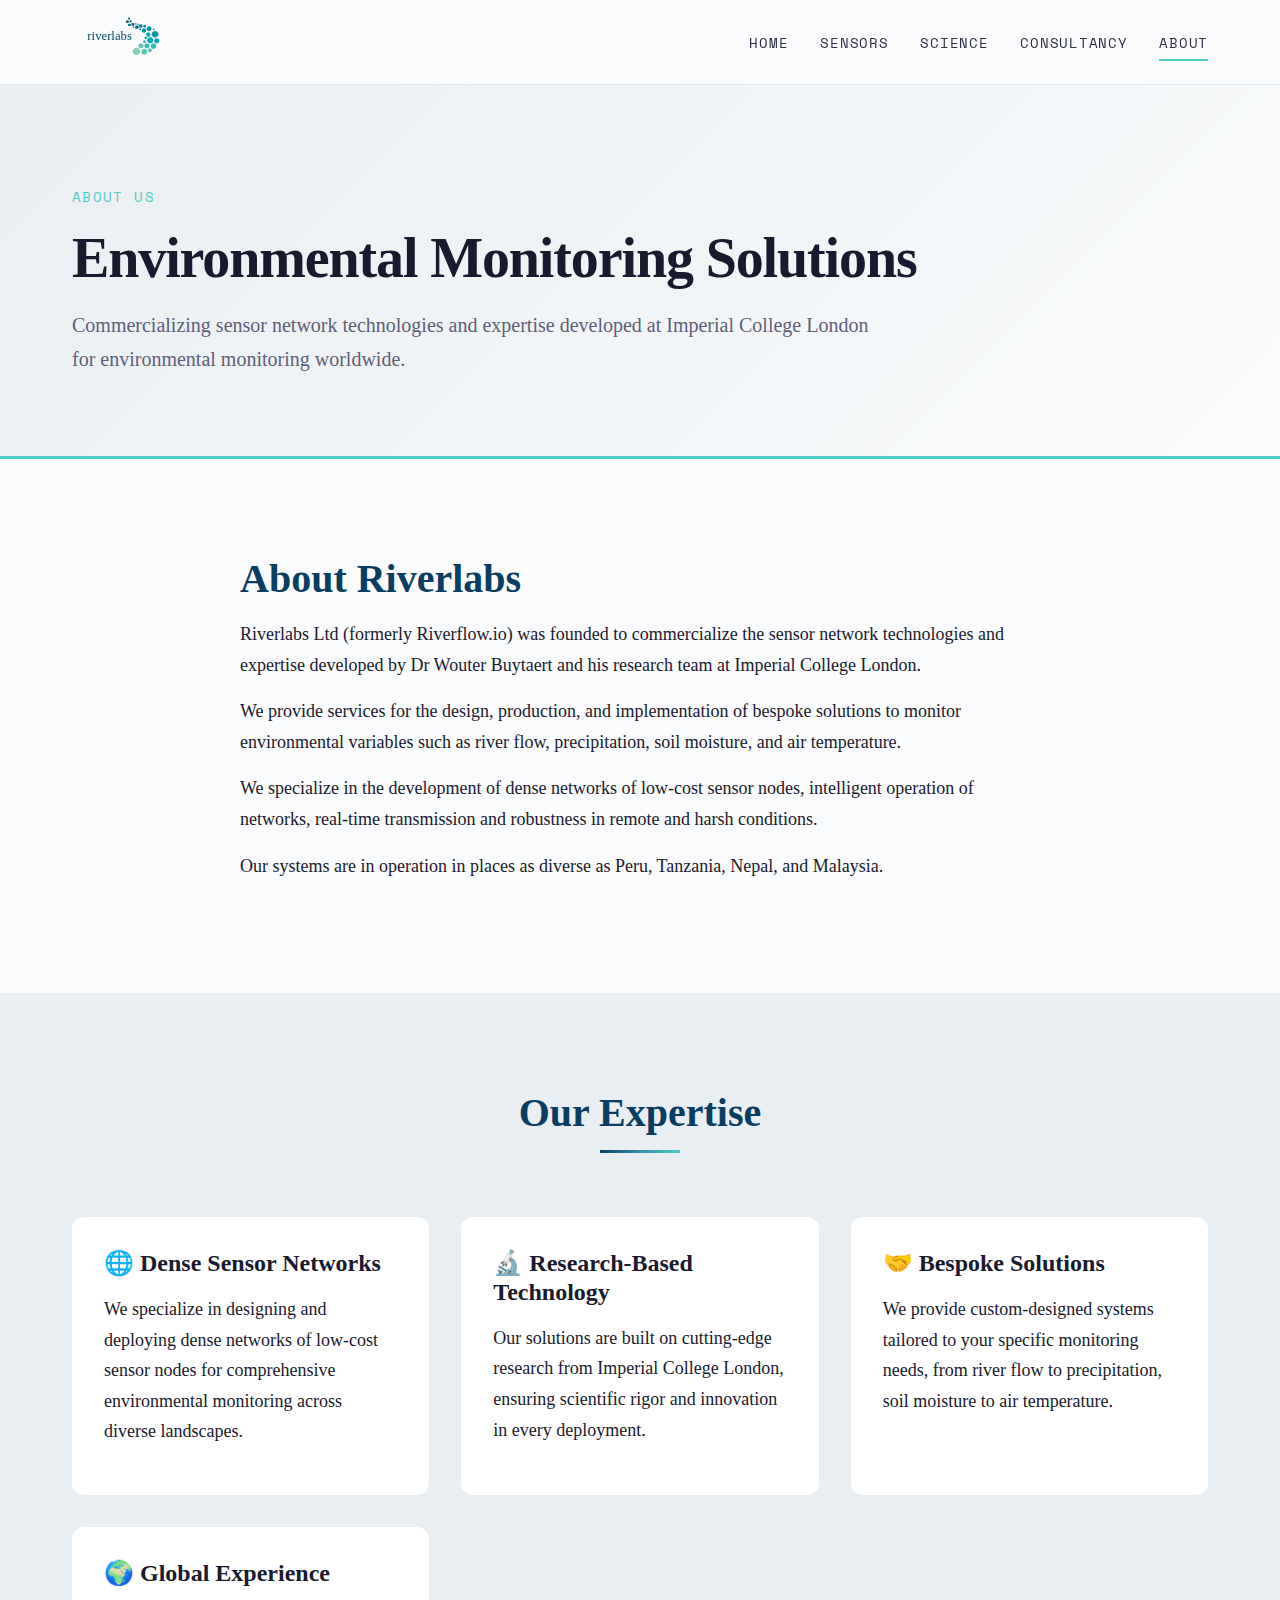
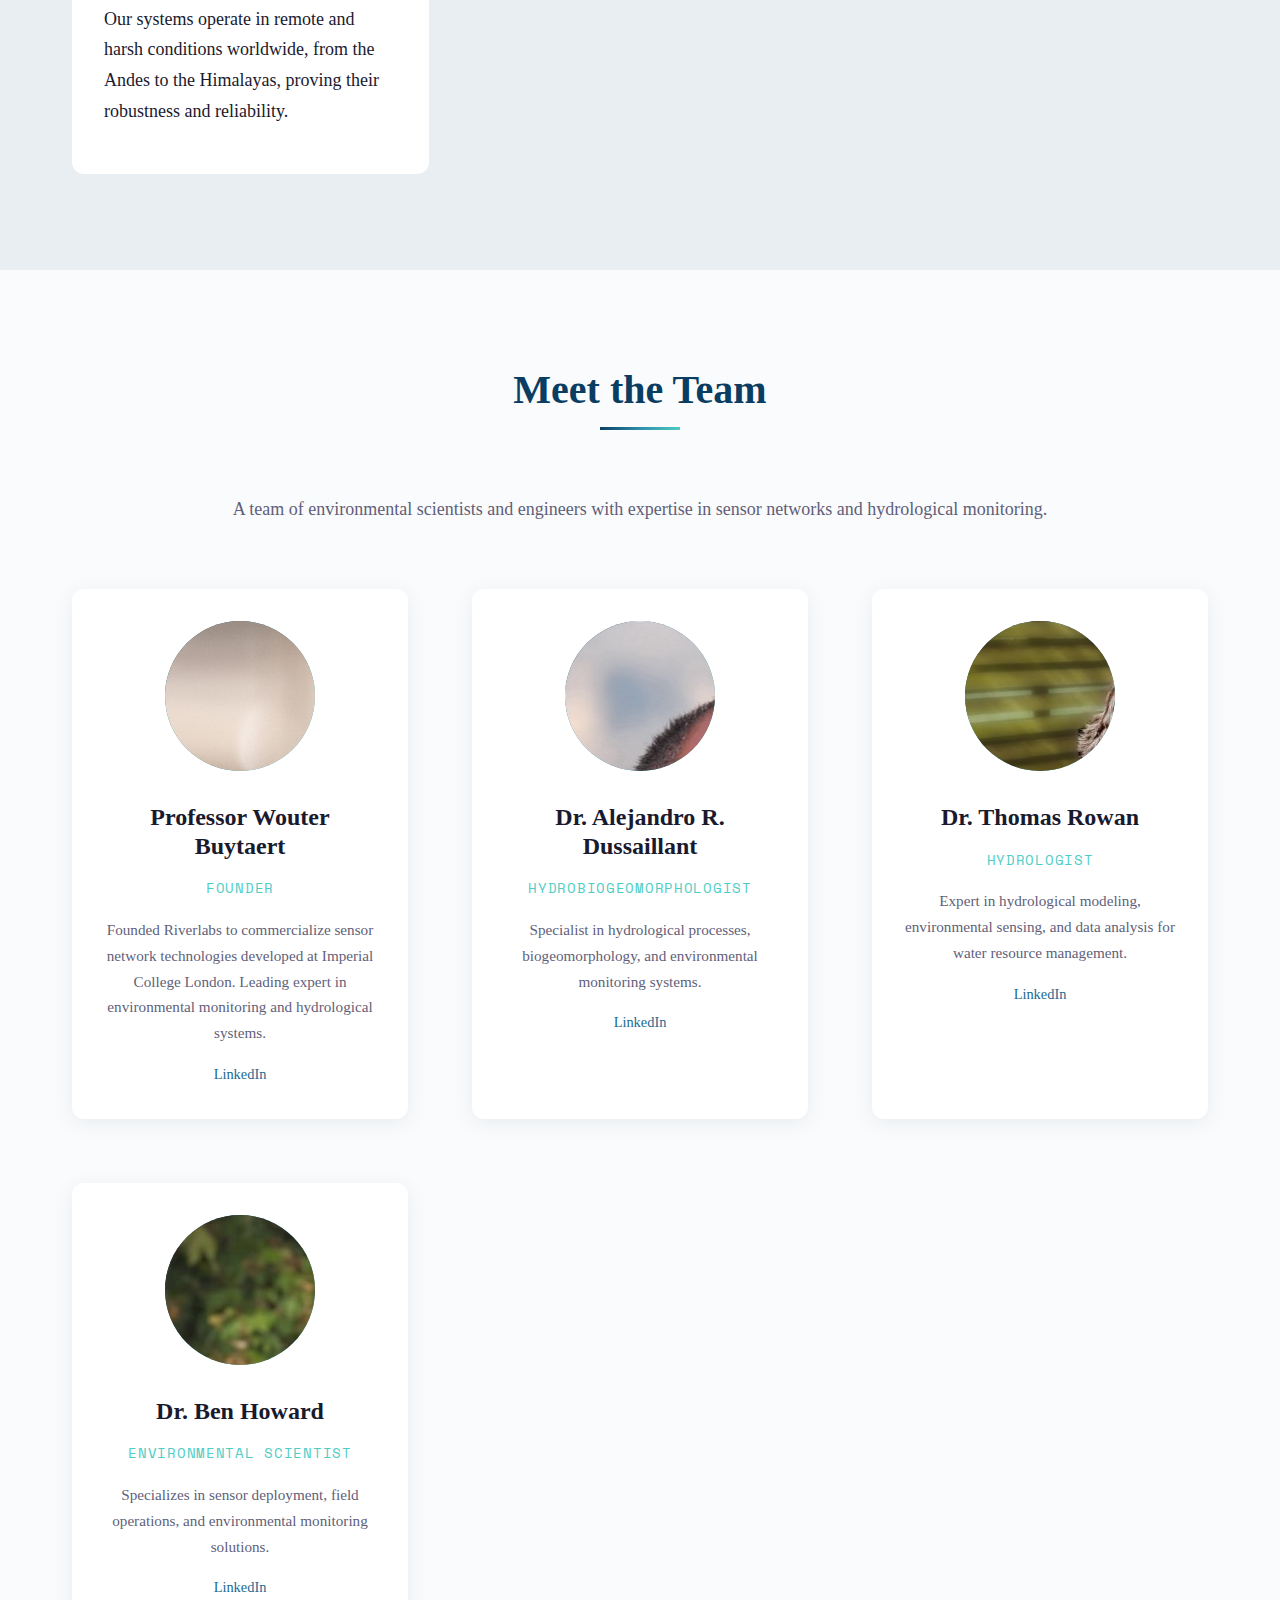
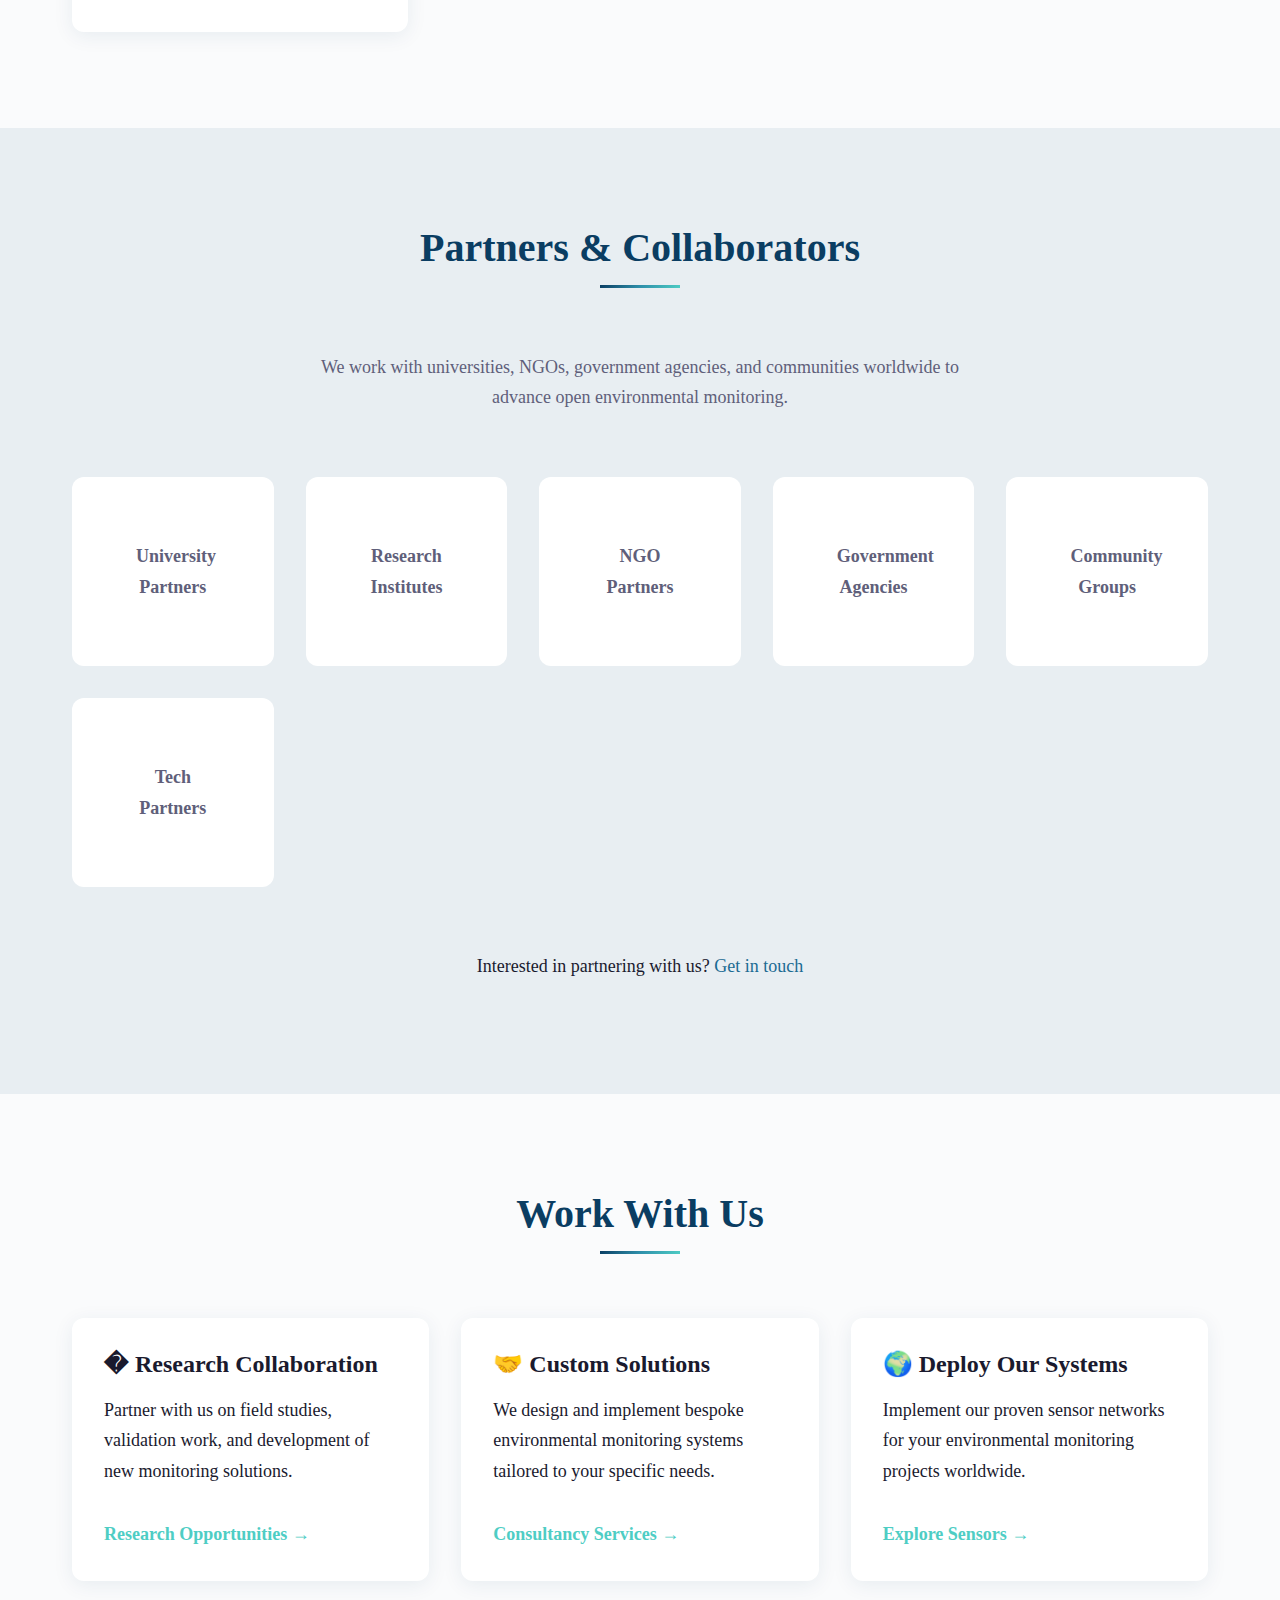
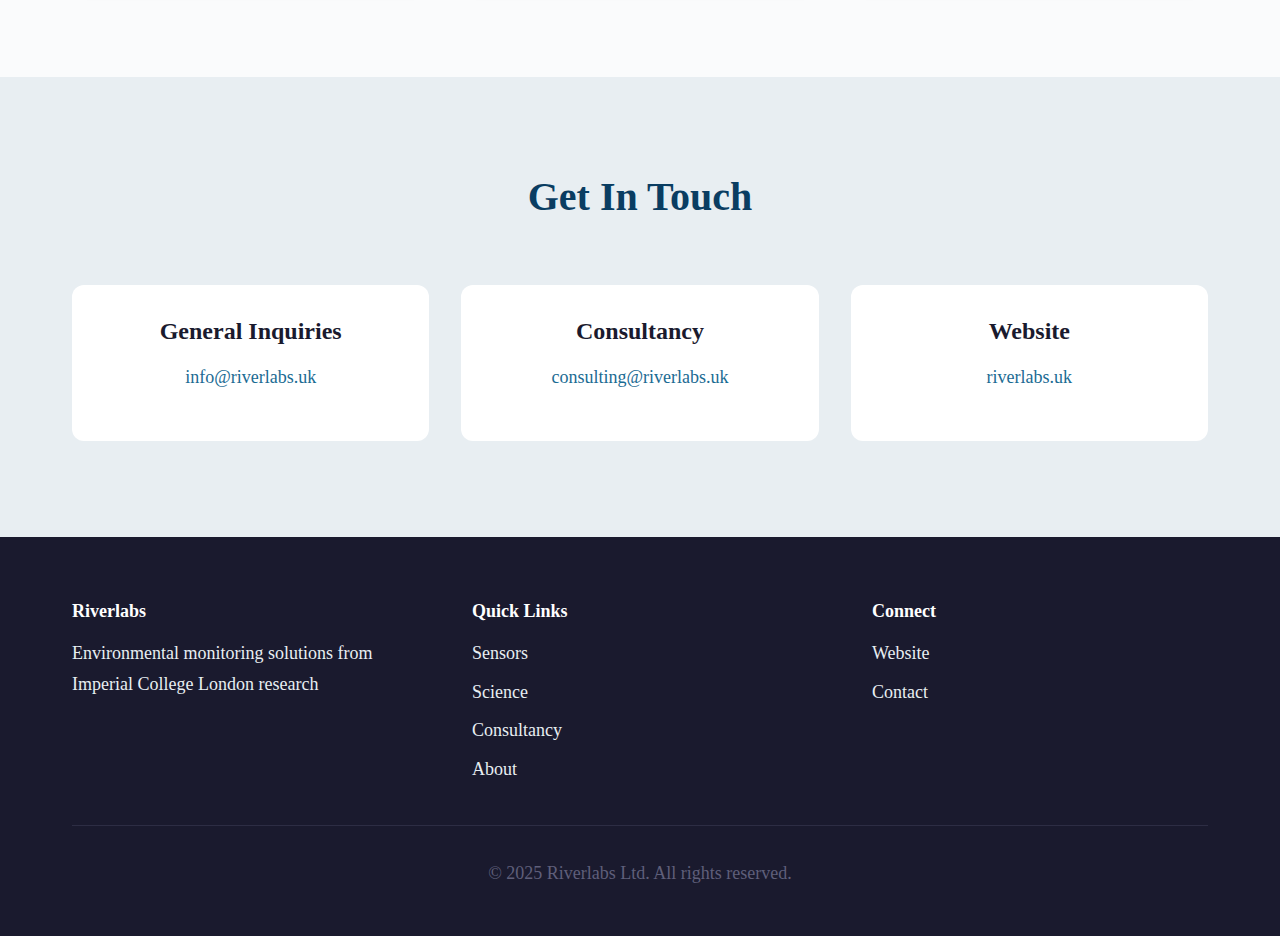
<file: about.html>
<!DOCTYPE html>
<html lang="en">
<head>
    <meta charset="UTF-8">
    <meta name="viewport" content="width=device-width, initial-scale=1.0">
    <title>About | Riverlabs</title>
    <link rel="stylesheet" href="styles.css">
    <link rel="preconnect" href="https://fonts.googleapis.com">
    <link rel="preconnect" href="https://fonts.gstatic.com" crossorigin>
    <link href="https://fonts.googleapis.com/css2?family=Karla:wght@300;400;600;700&family=Space+Mono:wght@400;700&display=swap" rel="stylesheet">
</head>
<body>
    <nav class="navbar">
        <div class="nav-container">
            <a href="index.html" class="logo"> <img src="images/riverlabs-logo.svg" alt="Riverlabs" height="40"></a>
            <ul class="nav-menu">
                <li><a href="index.html">Home</a></li>
                <li class="dropdown">
                    <a href="sensors.html">Sensors</a>
                    <div class="dropdown-content">
                        <a href="sensors.html#lidar">LiDAR</a>
                        <a href="sensors.html#ultrasonic">Ultrasonic</a>
                        <a href="sensors.html#water-quality">Water Quality</a>
                        <a href="sensors.html#moisture">Moisture</a>
                    </div>
                </li>
                <li><a href="science.html">Science</a></li>
                <li><a href="consultancy.html">Consultancy</a></li>
                <li><a href="about.html" class="active">About</a></li>
            </ul>
        </div>
    </nav>

    <section class="page-header">
        <div class="container">
            <span class="page-label">About Us</span>
            <h1>Environmental Monitoring Solutions</h1>
            <p class="page-intro">Commercializing sensor network technologies and expertise developed at Imperial College London for environmental monitoring worldwide.</p>
        </div>
    </section>

    <section class="story">
        <div class="container">
            <div class="story-content">
                <h2>About Riverlabs</h2>
                <p>Riverlabs Ltd (formerly Riverflow.io) was founded to commercialize the sensor network technologies and expertise developed by Dr Wouter Buytaert and his research team at Imperial College London.</p>
                
                <p>We provide services for the design, production, and implementation of bespoke solutions to monitor environmental variables such as river flow, precipitation, soil moisture, and air temperature.</p>
                
                <p>We specialize in the development of dense networks of low-cost sensor nodes, intelligent operation of networks, real-time transmission and robustness in remote and harsh conditions.</p>

                <p>Our systems are in operation in places as diverse as Peru, Tanzania, Nepal, and Malaysia.</p>
            </div>
        </div>
    </section>

    <section class="values">
        <div class="container">
            <h2 class="section-title">Our Expertise</h2>
            <div class="values-grid">
                <div class="value-card">
                    <h3>🌐 Dense Sensor Networks</h3>
                    <p>We specialize in designing and deploying dense networks of low-cost sensor nodes for comprehensive environmental monitoring across diverse landscapes.</p>
                </div>
                <div class="value-card">
                    <h3>🔬 Research-Based Technology</h3>
                    <p>Our solutions are built on cutting-edge research from Imperial College London, ensuring scientific rigor and innovation in every deployment.</p>
                </div>
                <div class="value-card">
                    <h3>🤝 Bespoke Solutions</h3>
                    <p>We provide custom-designed systems tailored to your specific monitoring needs, from river flow to precipitation, soil moisture to air temperature.</p>
                </div>
                <div class="value-card">
                    <h3>🌍 Global Experience</h3>
                    <p>Our systems operate in remote and harsh conditions worldwide, from the Andes to the Himalayas, proving their robustness and reliability.</p>
                </div>
            </div>
        </div>
    </section>

    <section class="team">
        <div class="container">
            <h2 class="section-title">Meet the Team</h2>
            <p class="team-intro">A team of environmental scientists and engineers with expertise in sensor networks and hydrological monitoring.</p>
            
            <div class="team-grid">
                <div class="team-member">
                    <div class="member-photo">
                        <img src="images/Wouter.jpeg" alt="Professor Wouter Buytaert">
                    </div>
                    <h3>Professor Wouter Buytaert</h3>
                    <p class="member-role">Founder</p>
                    <p class="member-bio">Founded Riverlabs to commercialize sensor network technologies developed at Imperial College London. Leading expert in environmental monitoring and hydrological systems.</p>
                    <div class="member-links">
                        <a href="https://www.linkedin.com/in/wouter-buytaert/" target="_blank">LinkedIn</a>
                    </div>
                </div>

                <div class="team-member">
                    <div class="member-photo">
                        <img src="images/Ale.jpeg" alt="Dr. Alejandro R. Dussaillant">
                    </div>
                    <h3>Dr. Alejandro R. Dussaillant</h3>
                    <p class="member-role">Hydrobiogeomorphologist</p>
                    <p class="member-bio">Specialist in hydrological processes, biogeomorphology, and environmental monitoring systems.</p>
                    <div class="member-links">
                        <a href="https://www.linkedin.com/in/hydrobiogeomorphology/" target="_blank">LinkedIn</a>
                    </div>
                </div>

                <div class="team-member">
                    <div class="member-photo">
                        <img src="images/Tom.jpeg" alt="Dr. Thomas Rowan">
                    </div>
                    <h3>Dr. Thomas Rowan</h3>
                    <p class="member-role">Hydrologist</p>
                    <p class="member-bio">Expert in hydrological modeling, environmental sensing, and data analysis for water resource management.</p>
                    <div class="member-links">
                        <a href="https://www.linkedin.com/in/thomas-rowan-33208b95/" target="_blank">LinkedIn</a>
                    </div>
                </div>

                <div class="team-member">
                    <div class="member-photo">
                        <img src="images/Ben.jpeg" alt="Dr. Ben Howard">
                    </div>
                    <h3>Dr. Ben Howard</h3>
                    <p class="member-role">Environmental Scientist</p>
                    <p class="member-bio">Specializes in sensor deployment, field operations, and environmental monitoring solutions.</p>
                    <div class="member-links">
                        <a href="https://www.linkedin.com/in/benchoward/" target="_blank">LinkedIn</a>
                    </div>
                </div>
            </div>
        </div>
    </section>

    <section class="collaborators">
        <div class="container">
            <h2 class="section-title">Partners & Collaborators</h2>
            <p class="partners-intro">We work with universities, NGOs, government agencies, and communities worldwide to advance open environmental monitoring.</p>
            
            <div class="partners-grid">
                <div class="partner-logo">University Partners</div>
                <div class="partner-logo">Research Institutes</div>
                <div class="partner-logo">NGO Partners</div>
                <div class="partner-logo">Government Agencies</div>
                <div class="partner-logo">Community Groups</div>
                <div class="partner-logo">Tech Partners</div>
            </div>
            
            <p class="partner-note">Interested in partnering with us? <a href="#">Get in touch</a></p>
        </div>
    </section>

    <section class="join">
        <div class="container">
            <h2 class="section-title">Work With Us</h2>
            <div class="join-options">
                <div class="join-card">
                    <h3>� Research Collaboration</h3>
                    <p>Partner with us on field studies, validation work, and development of new monitoring solutions.</p>
                    <a href="#" class="join-link">Research Opportunities →</a>
                </div>
                <div class="join-card">
                    <h3>🤝 Custom Solutions</h3>
                    <p>We design and implement bespoke environmental monitoring systems tailored to your specific needs.</p>
                    <a href="consultancy.html" class="join-link">Consultancy Services →</a>
                </div>
                <div class="join-card">
                    <h3>🌍 Deploy Our Systems</h3>
                    <p>Implement our proven sensor networks for your environmental monitoring projects worldwide.</p>
                    <a href="sensors.html" class="join-link">Explore Sensors →</a>
                </div>
            </div>
        </div>
    </section>

    <section class="contact-section">
        <div class="container">
            <h2>Get In Touch</h2>
            <div class="contact-grid">
                <div class="contact-info">
                    <h3>General Inquiries</h3>
                    <p><a href="mailto:info@riverlabs.uk">info@riverlabs.uk</a></p>
                </div>
                <div class="contact-info">
                    <h3>Consultancy</h3>
                    <p><a href="mailto:consulting@riverlabs.uk">consulting@riverlabs.uk</a></p>
                </div>
                <div class="contact-info">
                    <h3>Website</h3>
                    <p><a href="https://riverlabs.uk" target="_blank">riverlabs.uk</a></p>
                </div>
            </div>
        </div>
    </section>

    <footer>
        <div class="container">
            <div class="footer-content">
                <div class="footer-section">
                    <h4>Riverlabs</h4>
                    <p>Environmental monitoring solutions from Imperial College London research</p>
                </div>
                <div class="footer-section">
                    <h4>Quick Links</h4>
                    <ul>
                        <li><a href="sensors.html">Sensors</a></li>
                        <li><a href="science.html">Science</a></li>
                        <li><a href="consultancy.html">Consultancy</a></li>
                        <li><a href="about.html">About</a></li>
                    </ul>
                </div>
                <div class="footer-section">
                    <h4>Connect</h4>
                    <ul>
                        <li><a href="https://riverlabs.uk">Website</a></li>
                        <li><a href="#">Contact</a></li>
                    </ul>
                </div>
            </div>
            <div class="footer-bottom">
                <p>&copy; 2025 Riverlabs Ltd. All rights reserved.</p>
            </div>
        </div>
    </footer>
</body>
</html>
</file>
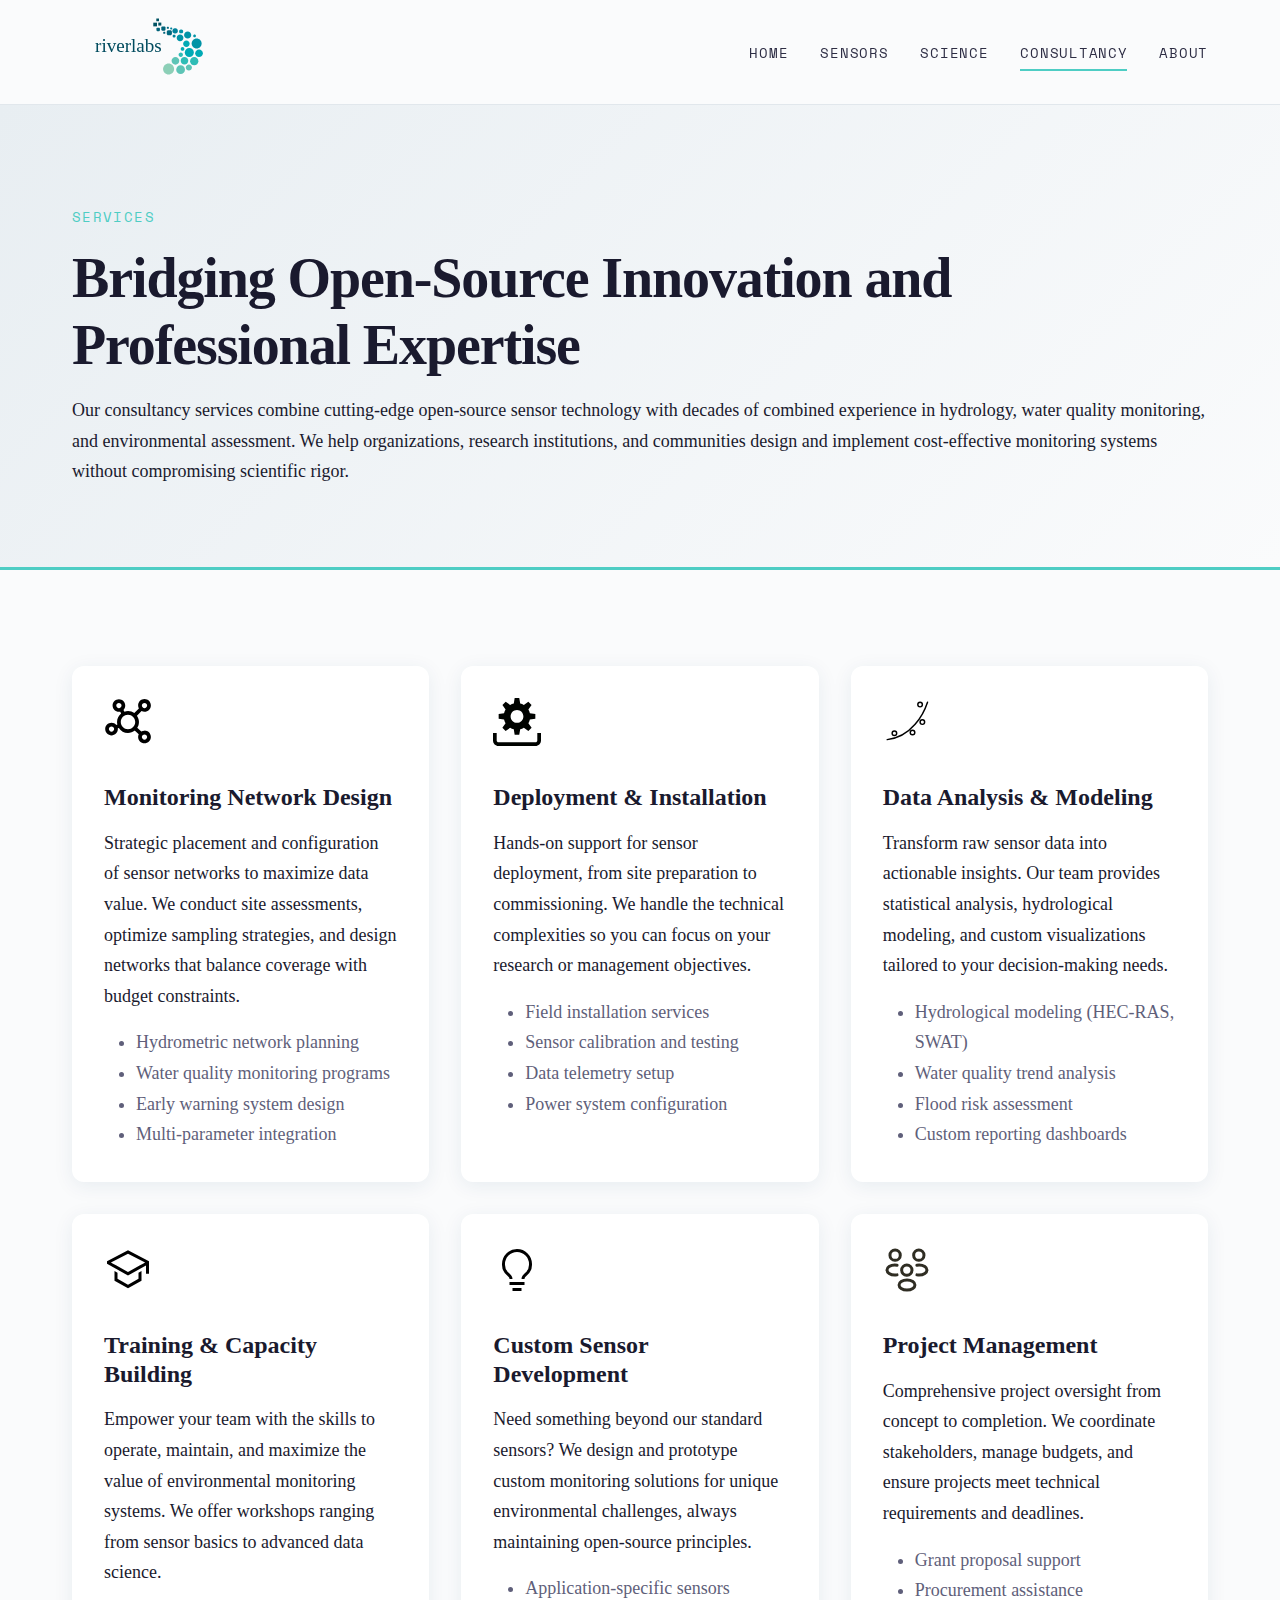
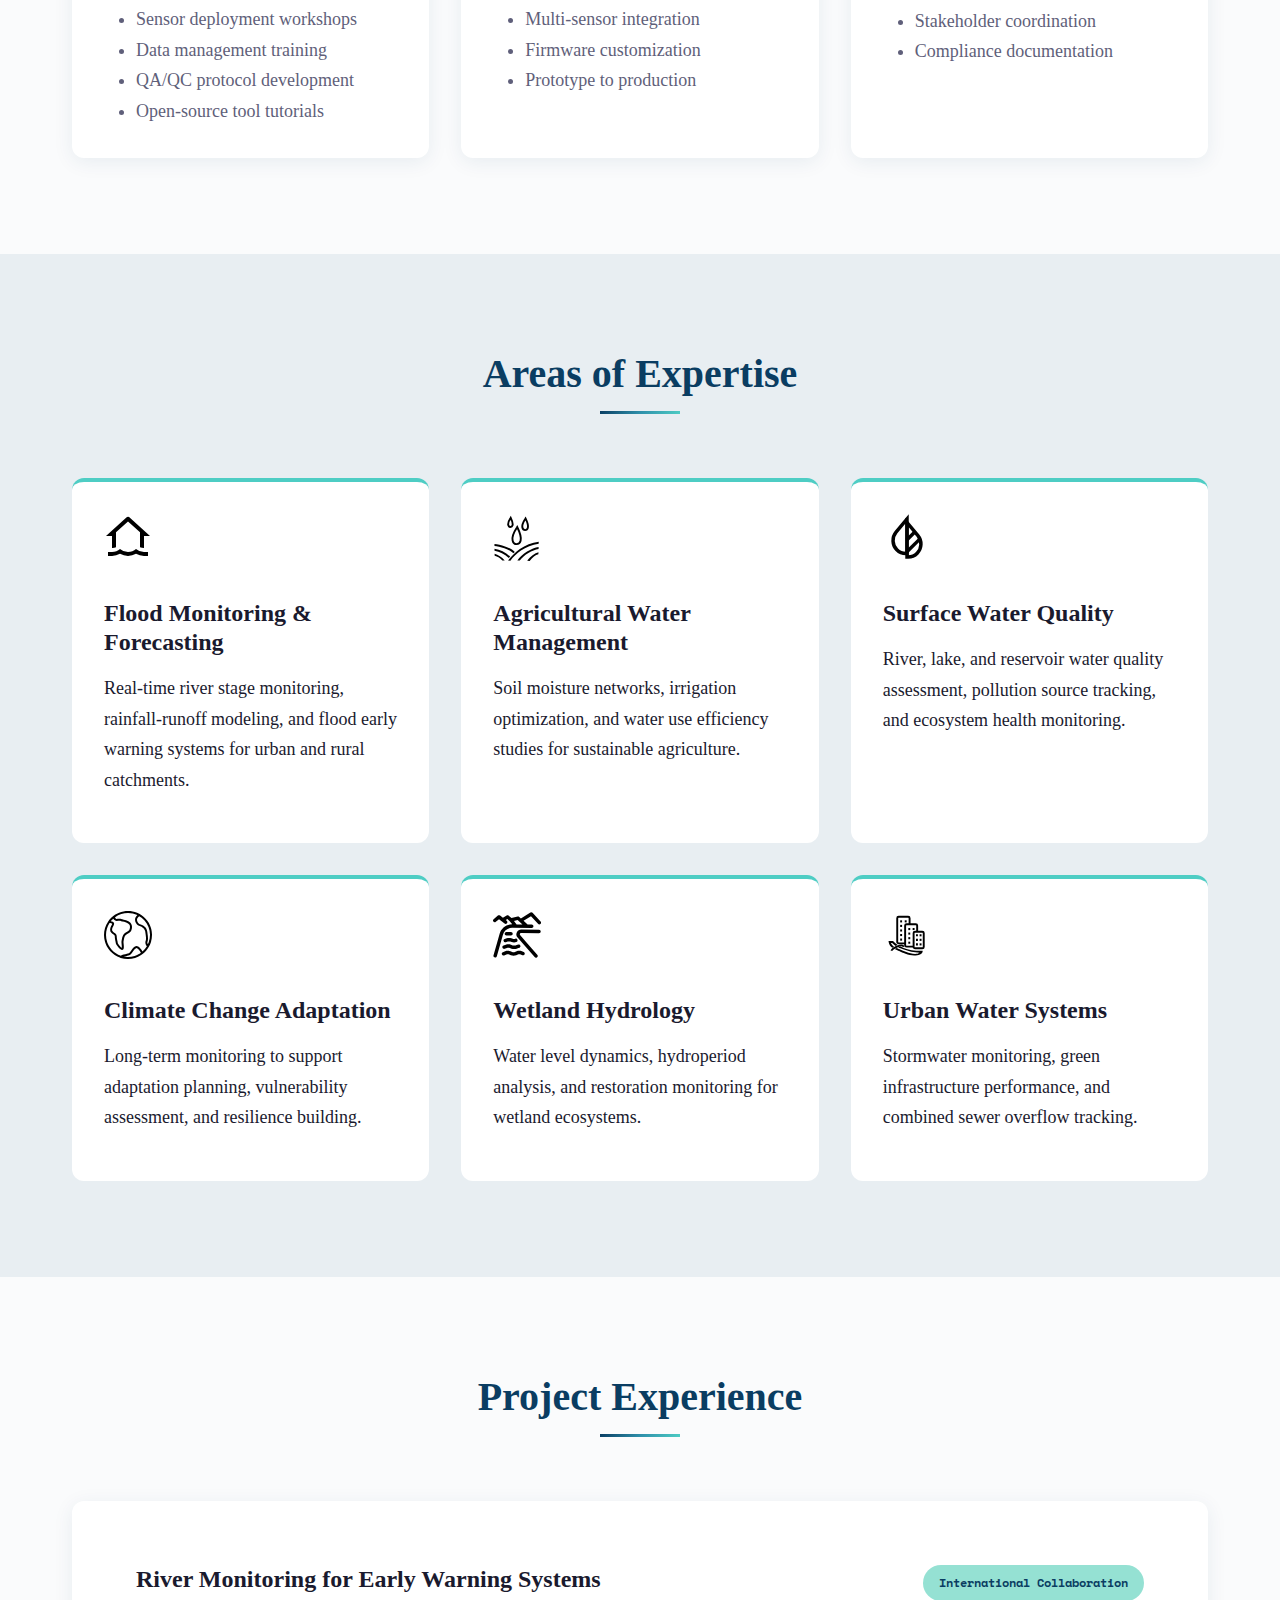
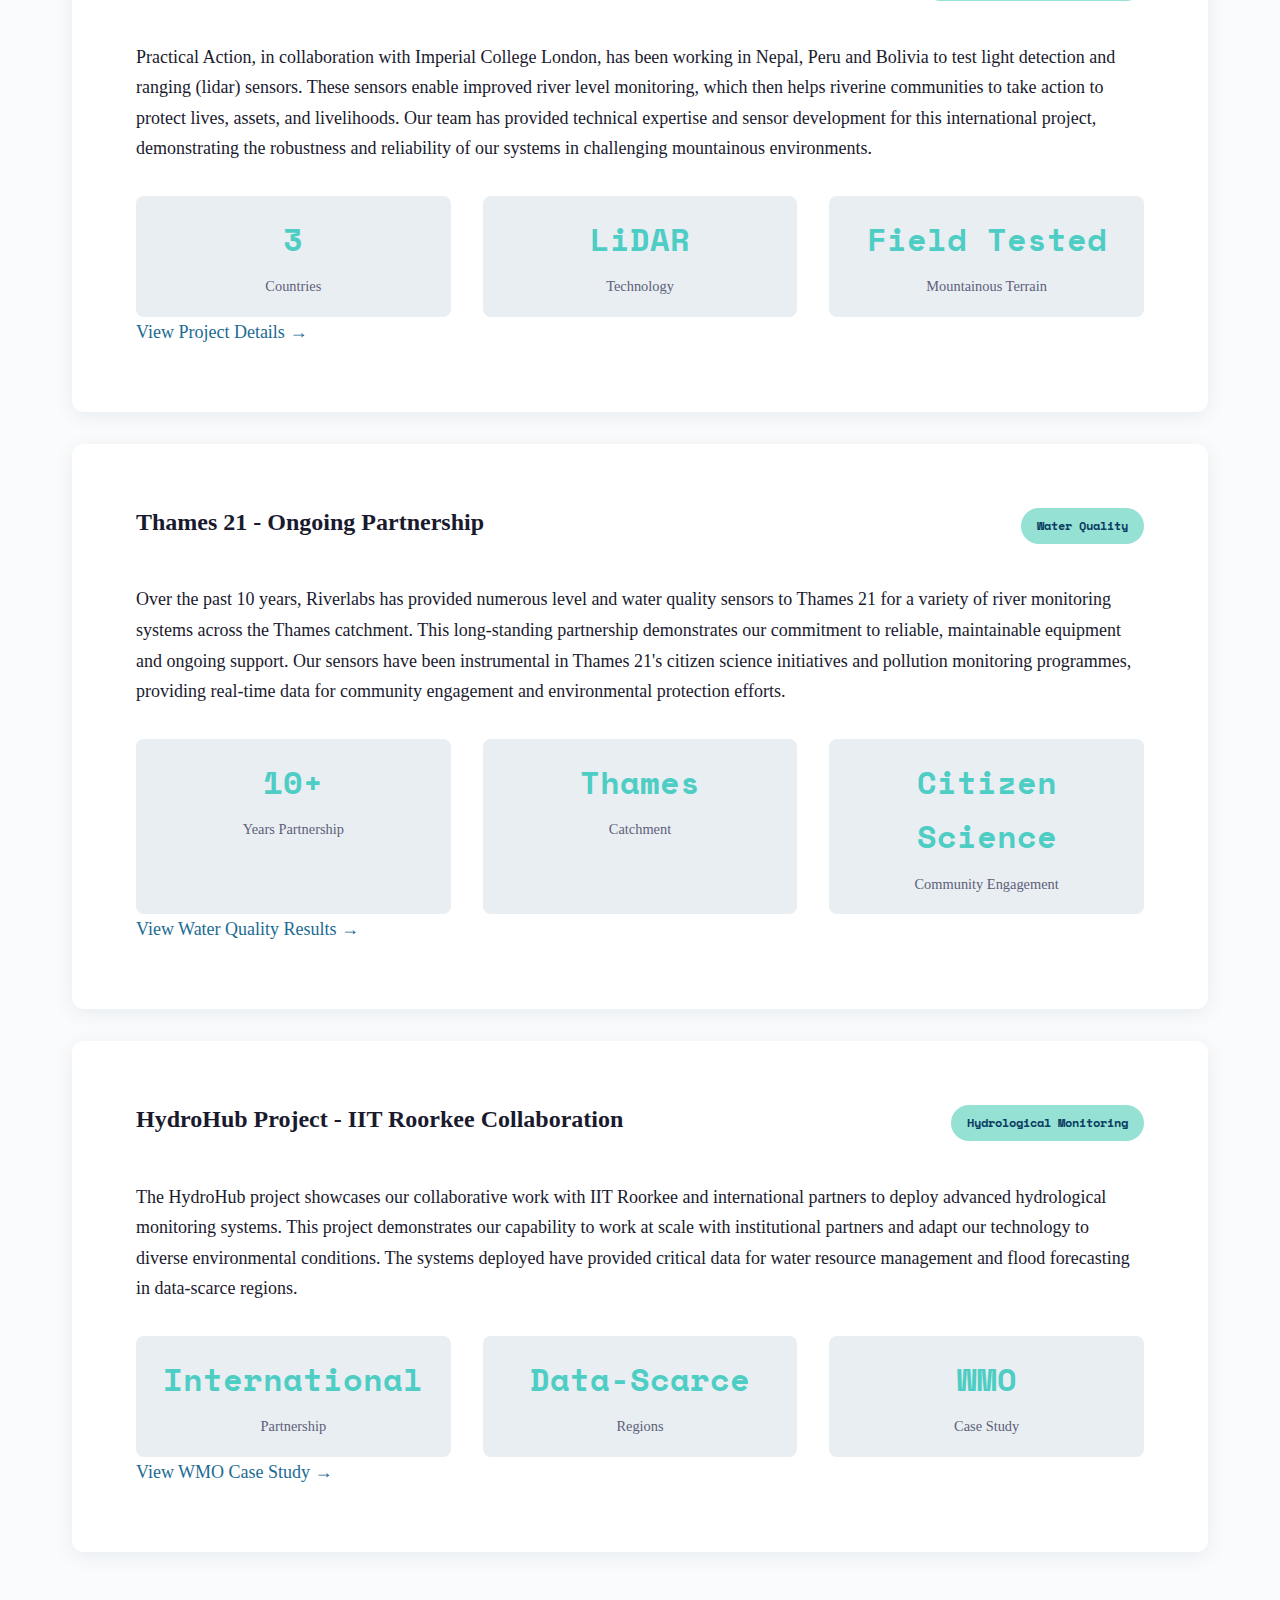
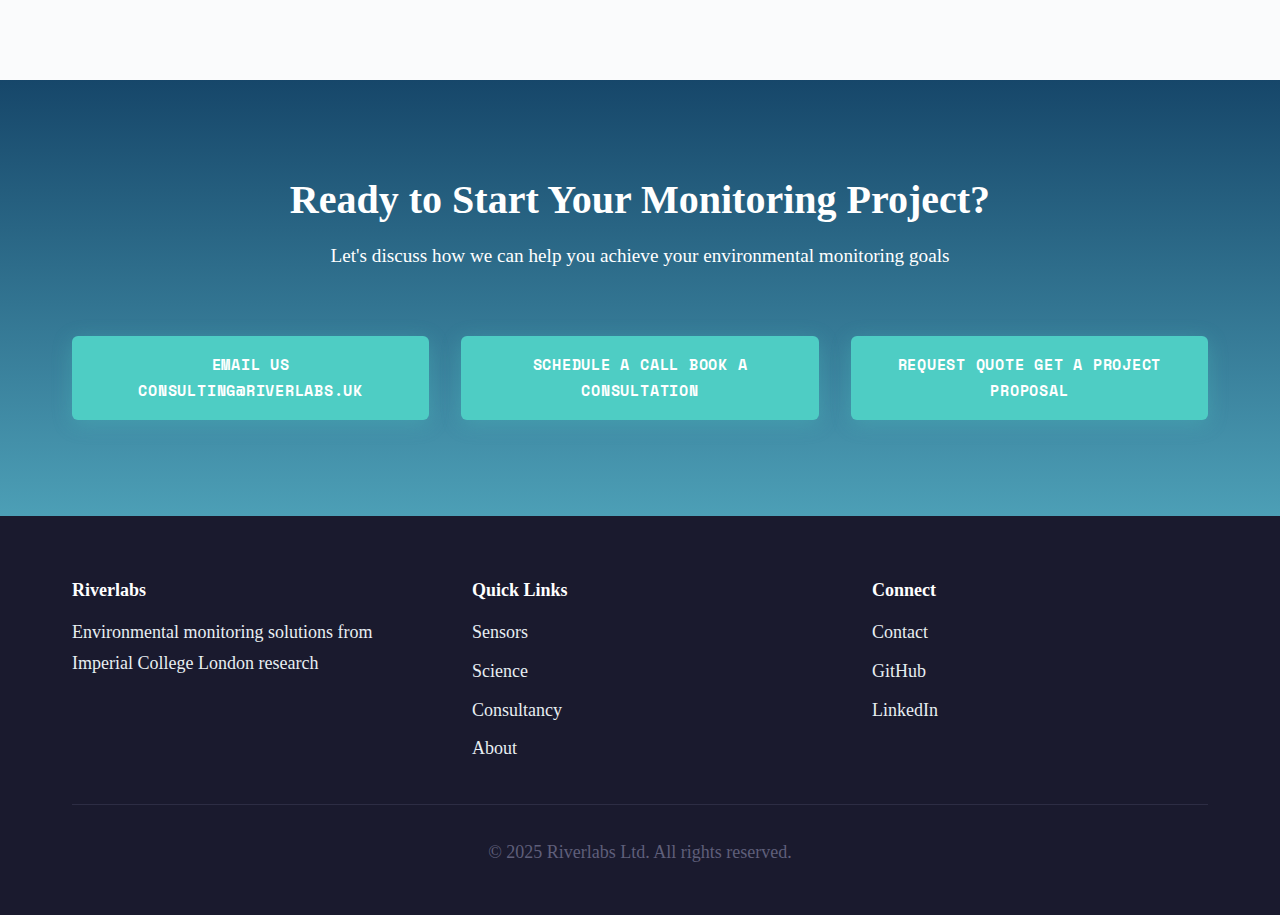
<file: consultancy.html>
<!DOCTYPE html>
<html lang="en">
<head>
    <meta charset="UTF-8">
    <meta name="viewport" content="width=device-width, initial-scale=1.0">
    <title>Riverlabs | Consultancy</title>
    <link rel="icon" type="image/svg+xml" href="icons/riverlabs_icon.svg">
    <link rel="stylesheet" href="styles.css">
    <link rel="preconnect" href="https://fonts.googleapis.com">
    <link rel="preconnect" href="https://fonts.gstatic.com" crossorigin>
    <link href="https://fonts.googleapis.com/css2?family=Karla:wght@300;400;600;700&family=Space+Mono:wght@400;700&display=swap" rel="stylesheet">
    <script src="navbar.js"></script>
    <script src="footer.js"></script>
</head>
<body>
    
    <section class="page-header">
        <div class="container">
            <span class="page-label">Services</span>
            <h1>Bridging Open-Source Innovation and Professional Expertise</h1>
                <p>Our consultancy services combine cutting-edge open-source sensor technology with decades of combined experience in hydrology, water quality monitoring, and environmental assessment. We help organizations, research institutions, and communities design and implement cost-effective monitoring systems without compromising scientific rigor.</p>
          
        </div>
    </section>

    <section class="services-overview">
        <div class="container">

            <div class="services-grid">
                <div class="service-card">
                    <div class="sensor-icon"><img src="icons/network-svgrepo-com (1).svg" alt="LiDAR Icon" style="width: 48px; height: 48px; filter: hue-rotate(200deg) saturate(1.5);"></div>
                    <h3>Monitoring Network Design</h3>
                    <p>Strategic placement and configuration of sensor networks to maximize data value. We conduct site assessments, optimize sampling strategies, and design networks that balance coverage with budget constraints.</p>
                    <ul class="service-list">
                        <li>Hydrometric network planning</li>
                        <li>Water quality monitoring programs</li>
                        <li>Early warning system design</li>
                        <li>Multi-parameter integration</li>
                    </ul>
                </div>

                <div class="service-card">
                    <div class="sensor-icon"><img src="icons/installation-symbol-svgrepo-com.svg" alt="LiDAR Icon" style="width: 48px; height: 48px; filter: hue-rotate(200deg) saturate(1.5);"></div>
                    
                    <h3>Deployment & Installation</h3>
                    <p>Hands-on support for sensor deployment, from site preparation to commissioning. We handle the technical complexities so you can focus on your research or management objectives.</p>
                    <ul class="service-list">
                        <li>Field installation services</li>
                        <li>Sensor calibration and testing</li>
                        <li>Data telemetry setup</li>
                        <li>Power system configuration</li>
                    </ul>
                </div>

                <div class="service-card">
                    <div class="sensor-icon"><img src="icons/DataModelling.svg" alt="LiDAR Icon" style="width: 48px; height: 48px; filter: hue-rotate(200deg) saturate(1.5);"></div>
                    <h3>Data Analysis & Modeling</h3>
                    <p>Transform raw sensor data into actionable insights. Our team provides statistical analysis, hydrological modeling, and custom visualizations tailored to your decision-making needs.</p>
                    <ul class="service-list">
                        <li>Hydrological modeling (HEC-RAS, SWAT)</li>
                        <li>Water quality trend analysis</li>
                        <li>Flood risk assessment</li>
                        <li>Custom reporting dashboards</li>
                    </ul>
                </div>

                <div class="service-card">
                    <div class="sensor-icon"><img src="icons/education-svgrepo-com.svg" alt="LiDAR Icon" style="width: 48px; height: 48px; filter: hue-rotate(200deg) saturate(1.5);"></div>
                    
                    <h3>Training & Capacity Building</h3>
                    <p>Empower your team with the skills to operate, maintain, and maximize the value of environmental monitoring systems. We offer workshops ranging from sensor basics to advanced data science.</p>
                    <ul class="service-list">
                        <li>Sensor deployment workshops</li>
                        <li>Data management training</li>
                        <li>QA/QC protocol development</li>
                        <li>Open-source tool tutorials</li>
                    </ul>
                </div>

                <div class="service-card">
                    <div class="sensor-icon"><img src="icons/idea-svgrepo-com.svg" alt="LiDAR Icon" style="width: 48px; height: 48px; filter: hue-rotate(200deg) saturate(1.5);"></div>
                    <h3>Custom Sensor Development</h3>
                    <p>Need something beyond our standard sensors? We design and prototype custom monitoring solutions for unique environmental challenges, always maintaining open-source principles.</p>
                    <ul class="service-list">
                        <li>Application-specific sensors</li>
                        <li>Multi-sensor integration</li>
                        <li>Firmware customization</li>
                        <li>Prototype to production</li>
                    </ul>
                </div>

                <div class="service-card">
                    <div class="sensor-icon"><img src="icons/people-svgrepo-com.svg" alt="LiDAR Icon" style="width: 48px; height: 48px; filter: hue-rotate(200deg) saturate(1.5);"></div>
                    <h3>Project Management</h3>
                    <p>Comprehensive project oversight from concept to completion. We coordinate stakeholders, manage budgets, and ensure projects meet technical requirements and deadlines.</p>
                    <ul class="service-list">
                        <li>Grant proposal support</li>
                        <li>Procurement assistance</li>
                        <li>Stakeholder coordination</li>
                        <li>Compliance documentation</li>
                    </ul>
                </div>
            </div>
        </div>
    </section>

    <section class="expertise-areas">
        <div class="container">
            <h2 class="section-title">Areas of Expertise</h2>
            <div class="expertise-grid">
                <div class="expertise-card">
                    <div class="sensor-icon"><img src="icons/flood-svgrepo-com.svg" alt="Flood Monitoring Icon" style="width: 48px; height: 48px; filter: hue-rotate(200deg) saturate(1.5);"></div>
                    <h3>Flood Monitoring & Forecasting</h3>
                    <p>Real-time river stage monitoring, rainfall-runoff modeling, and flood early warning systems for urban and rural catchments.</p>
                </div>
                <div class="expertise-card">
                    <div class="sensor-icon"><img src="icons/farmwater.svg" alt="LiDAR Icon" style="width: 48px; height: 48px; filter: hue-rotate(200deg) saturate(1.5);"></div>
                    <h3>Agricultural Water Management</h3>
                    <p>Soil moisture networks, irrigation optimization, and water use efficiency studies for sustainable agriculture.</p>
                </div>
                <div class="expertise-card">
                    <div class="sensor-icon"><img src="icons/water-drop-svgrepo-com.svg" alt="LiDAR Icon" style="width: 48px; height: 48px; filter: hue-rotate(200deg) saturate(1.5);"></div>
                    <h3>Surface Water Quality</h3>
                    <p>River, lake, and reservoir water quality assessment, pollution source tracking, and ecosystem health monitoring.</p>
                </div>
                <div class="expertise-card">
                    <div class="sensor-icon"><img src="icons/planet-earth-global-svgrepo-com.svg" alt="Climate Change Adaptation Icon" style="width: 48px; height: 48px; filter: hue-rotate(200deg) saturate(1.5);"></div>
                    <h3>Climate Change Adaptation</h3>
                    <p>Long-term monitoring to support adaptation planning, vulnerability assessment, and resilience building.</p>
                </div>
                <div class="expertise-card">
                    <div class="sensor-icon"><img src="icons/mountain-torrents-need-flood-control-svgrepo-com.svg" alt="Wetland Hydrology Icon" style="width: 48px; height: 48px; filter: hue-rotate(200deg) saturate(1.5);"></div>
                    <h3>Wetland Hydrology</h3>
                    <p>Water level dynamics, hydroperiod analysis, and restoration monitoring for wetland ecosystems.</p>
                </div>
                <div class="expertise-card">
                    <div class="sensor-icon"><img src="icons/urbanwater.svg" alt="Urban Water Systems Icon" style="width: 48px; height: 48px; filter: hue-rotate(200deg) saturate(1.5);"></div>
                    <h3>Urban Water Systems</h3>
                    <p>Stormwater monitoring, green infrastructure performance, and combined sewer overflow tracking.</p>
                </div>
            </div>
        </div>
    </section>

    <section class="case-studies">
        <div class="container">
            <h2 class="section-title">Project Experience</h2>
            
            <div class="case-study">
                <div class="case-study-header">
                    <h3>River Monitoring for Early Warning Systems</h3>
                    <span class="case-tag">International Collaboration</span>
                </div>
                <p>Practical Action, in collaboration with Imperial College London, has been working in Nepal, Peru and Bolivia to test light detection and ranging (lidar) sensors. These sensors enable improved river level monitoring, which then helps riverine communities to take action to protect lives, assets, and livelihoods. Our team has provided technical expertise and sensor development for this international project, demonstrating the robustness and reliability of our systems in challenging mountainous environments.</p>
                <div class="case-metrics">
                    <div class="metric">
                        <strong>3</strong>
                        <span>Countries</span>
                    </div>
                    <div class="metric">
                        <strong>LiDAR</strong>
                        <span>Technology</span>
                    </div>
                    <div class="metric">
                        <strong>Field Tested</strong>
                        <span>Mountainous Terrain</span>
                    </div>
                </div>
                <a href="https://practicalaction.org/knowledge-centre/resources/river-monitoring-for-early-warning-systems-using-lidar-sensors/" target="_blank" class="case-link">View Project Details →</a>
            </div>

            <div class="case-study">
                <div class="case-study-header">
                    <h3>Thames 21 - Ongoing Partnership</h3>
                    <span class="case-tag">Water Quality</span>
                </div>
                <p>Over the past 10 years, Riverlabs has provided numerous level and water quality sensors to Thames 21 for a variety of river monitoring systems across the Thames catchment. This long-standing partnership demonstrates our commitment to reliable, maintainable equipment and ongoing support. Our sensors have been instrumental in Thames 21's citizen science initiatives and pollution monitoring programmes, providing real-time data for community engagement and environmental protection efforts.</p>
                <div class="case-metrics">
                    <div class="metric">
                        <strong>10+</strong>
                        <span>Years Partnership</span>
                    </div>
                    <div class="metric">
                        <strong>Thames</strong>
                        <span>Catchment</span>
                    </div>
                    <div class="metric">
                        <strong>Citizen Science</strong>
                        <span>Community Engagement</span>
                    </div>
                </div>
                <a href="https://www.thames21.org.uk/water-quality-results/" target="_blank" class="case-link">View Water Quality Results →</a>
            </div>

            <div class="case-study">
                <div class="case-study-header">
                    <h3>HydroHub Project - IIT Roorkee Collaboration</h3>
                    <span class="case-tag">Hydrological Monitoring</span>
                </div>
                <p>The HydroHub project showcases our collaborative work with IIT Roorkee and international partners to deploy advanced hydrological monitoring systems. This project demonstrates our capability to work at scale with institutional partners and adapt our technology to diverse environmental conditions. The systems deployed have provided critical data for water resource management and flood forecasting in data-scarce regions.</p>
                <div class="case-metrics">
                    <div class="metric">
                        <strong>International</strong>
                        <span>Partnership</span>
                    </div>
                    <div class="metric">
                        <strong>Data-Scarce</strong>
                        <span>Regions</span>
                    </div>
                    <div class="metric">
                        <strong>WMO</strong>
                        <span>Case Study</span>
                    </div>
                </div>
                <a href="https://wmo.int/sites/default/files/2023-10/casestudies_iit_roorkee.pdf" target="_blank" class="case-link">View WMO Case Study →</a>
            </div>
        </div>
    </section>



    <section class="cta-section">
        <div class="container">
            <h2>Ready to Start Your Monitoring Project?</h2>
            <p>Let's discuss how we can help you achieve your environmental monitoring goals</p>
            <div class="contact-options">
                <a href="mailto:consulting@riverlabs.uk" class="cta-button">
                    <div class="button-content">
                        <strong>Email Us</strong>
                        <span>consulting@riverlabs.uk</span>
                    </div>
                </a>
                <a href="#" class="cta-button">
                    <div class="button-content">
                        <strong>Schedule a Call</strong>
                        <span>Book a consultation</span>
                    </div>
                </a>
                <a href="#" class="cta-button">
                    <div class="button-content">
                        <strong>Request Quote</strong>
                        <span>Get a project proposal</span>
                    </div>
                </a>
            </div>
        </div>
    </section>

</body>
</html>
</file>
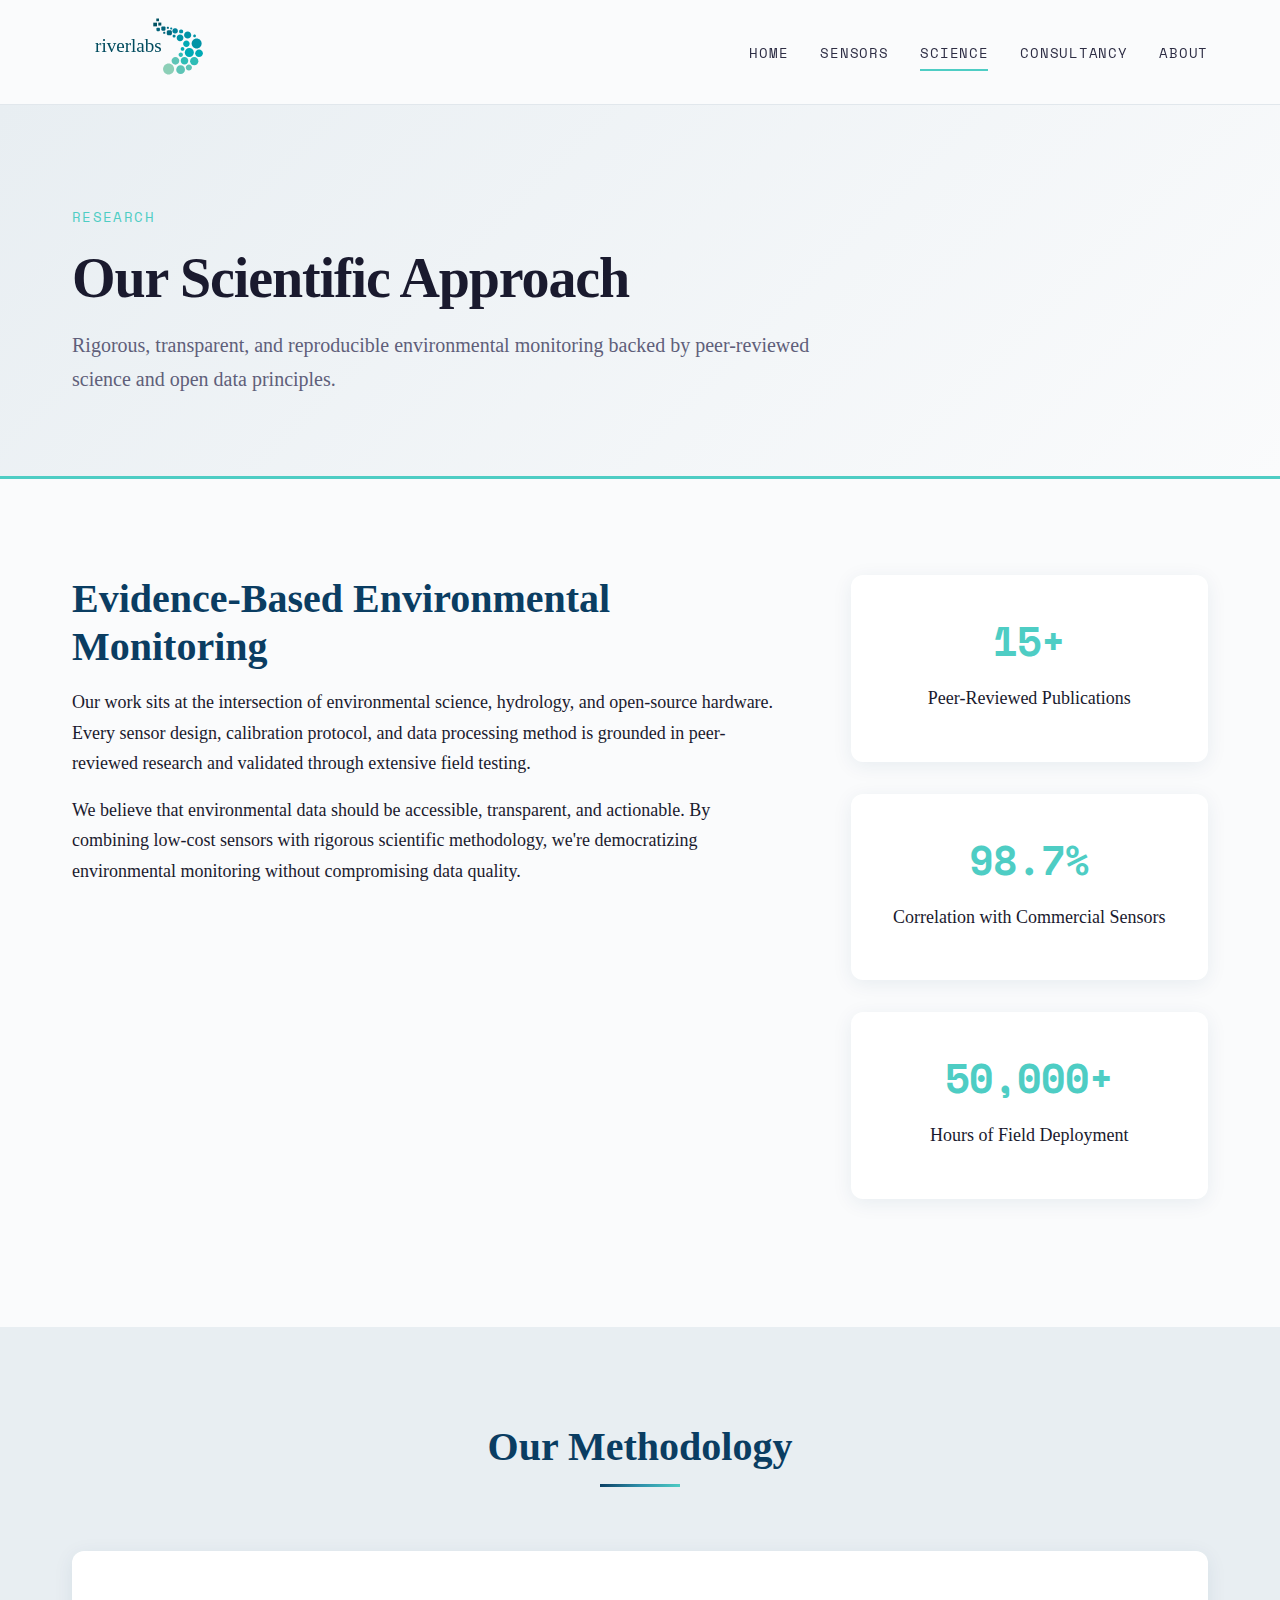
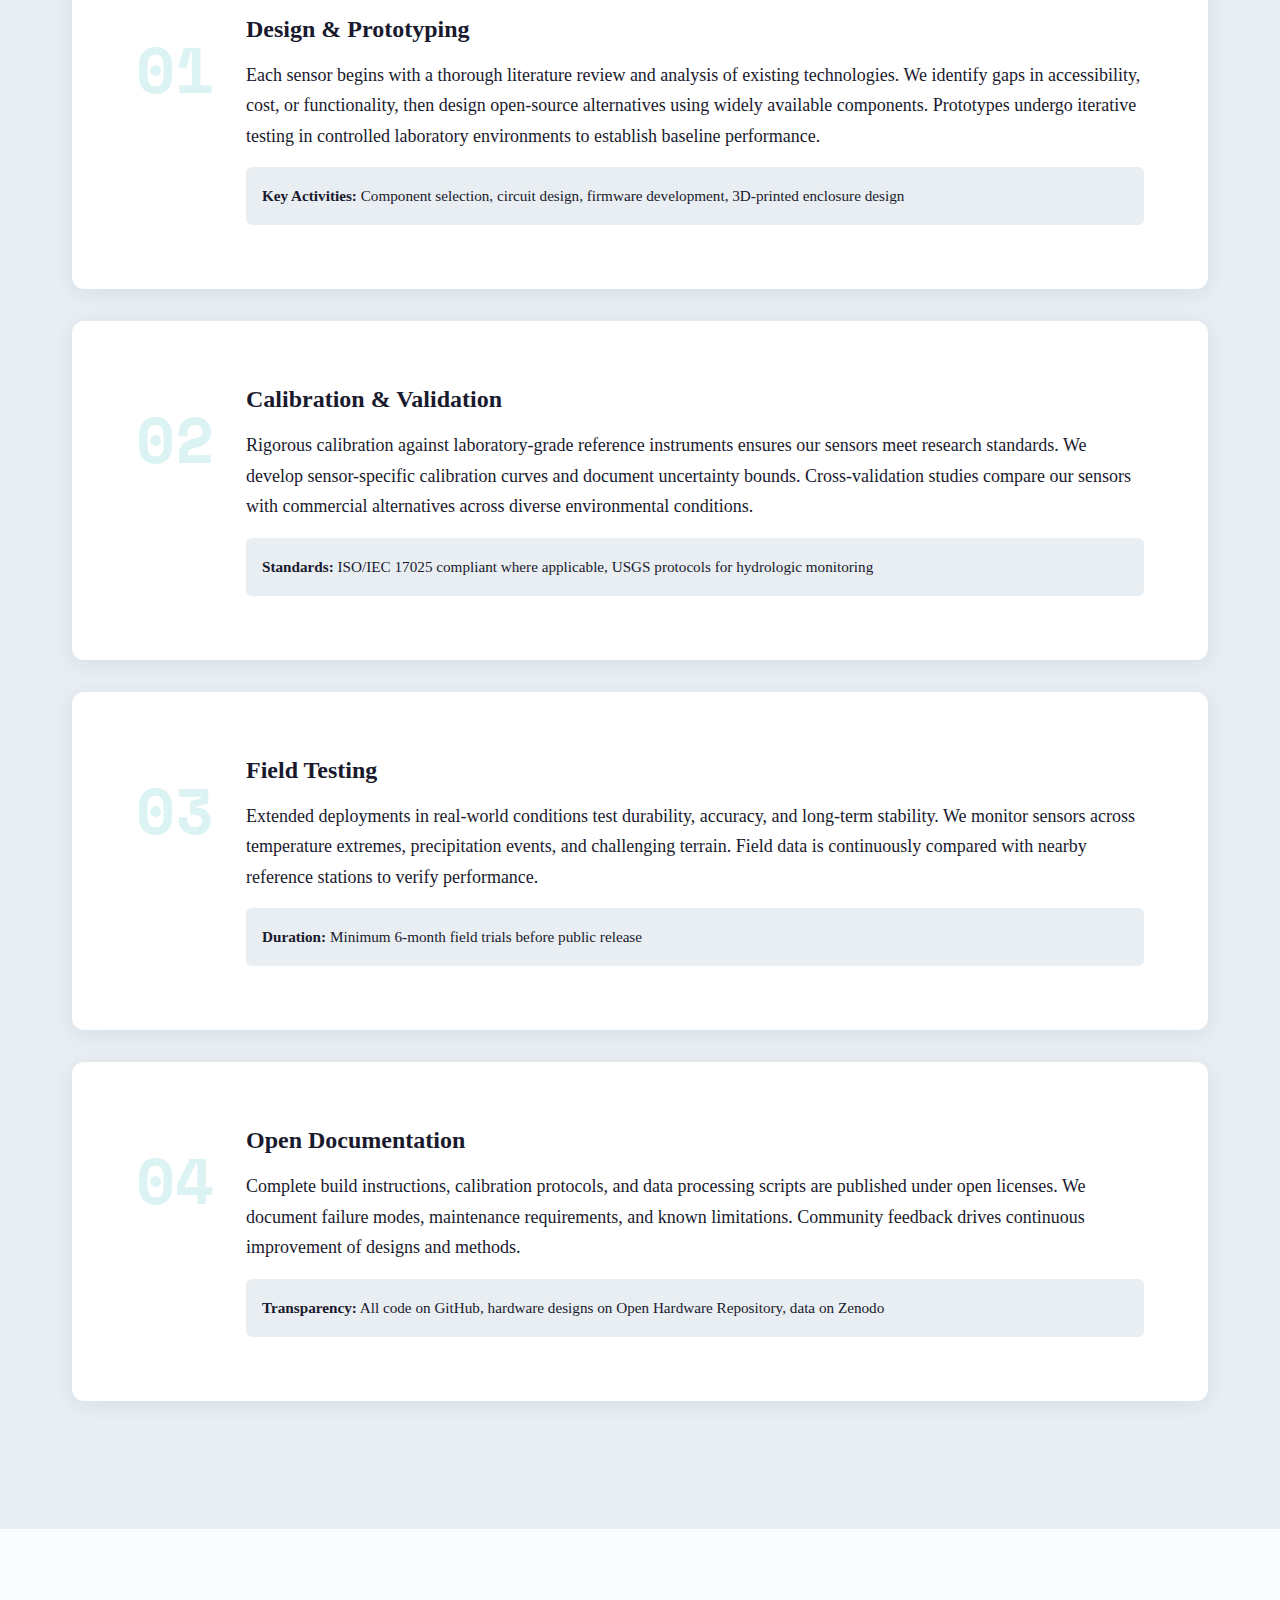
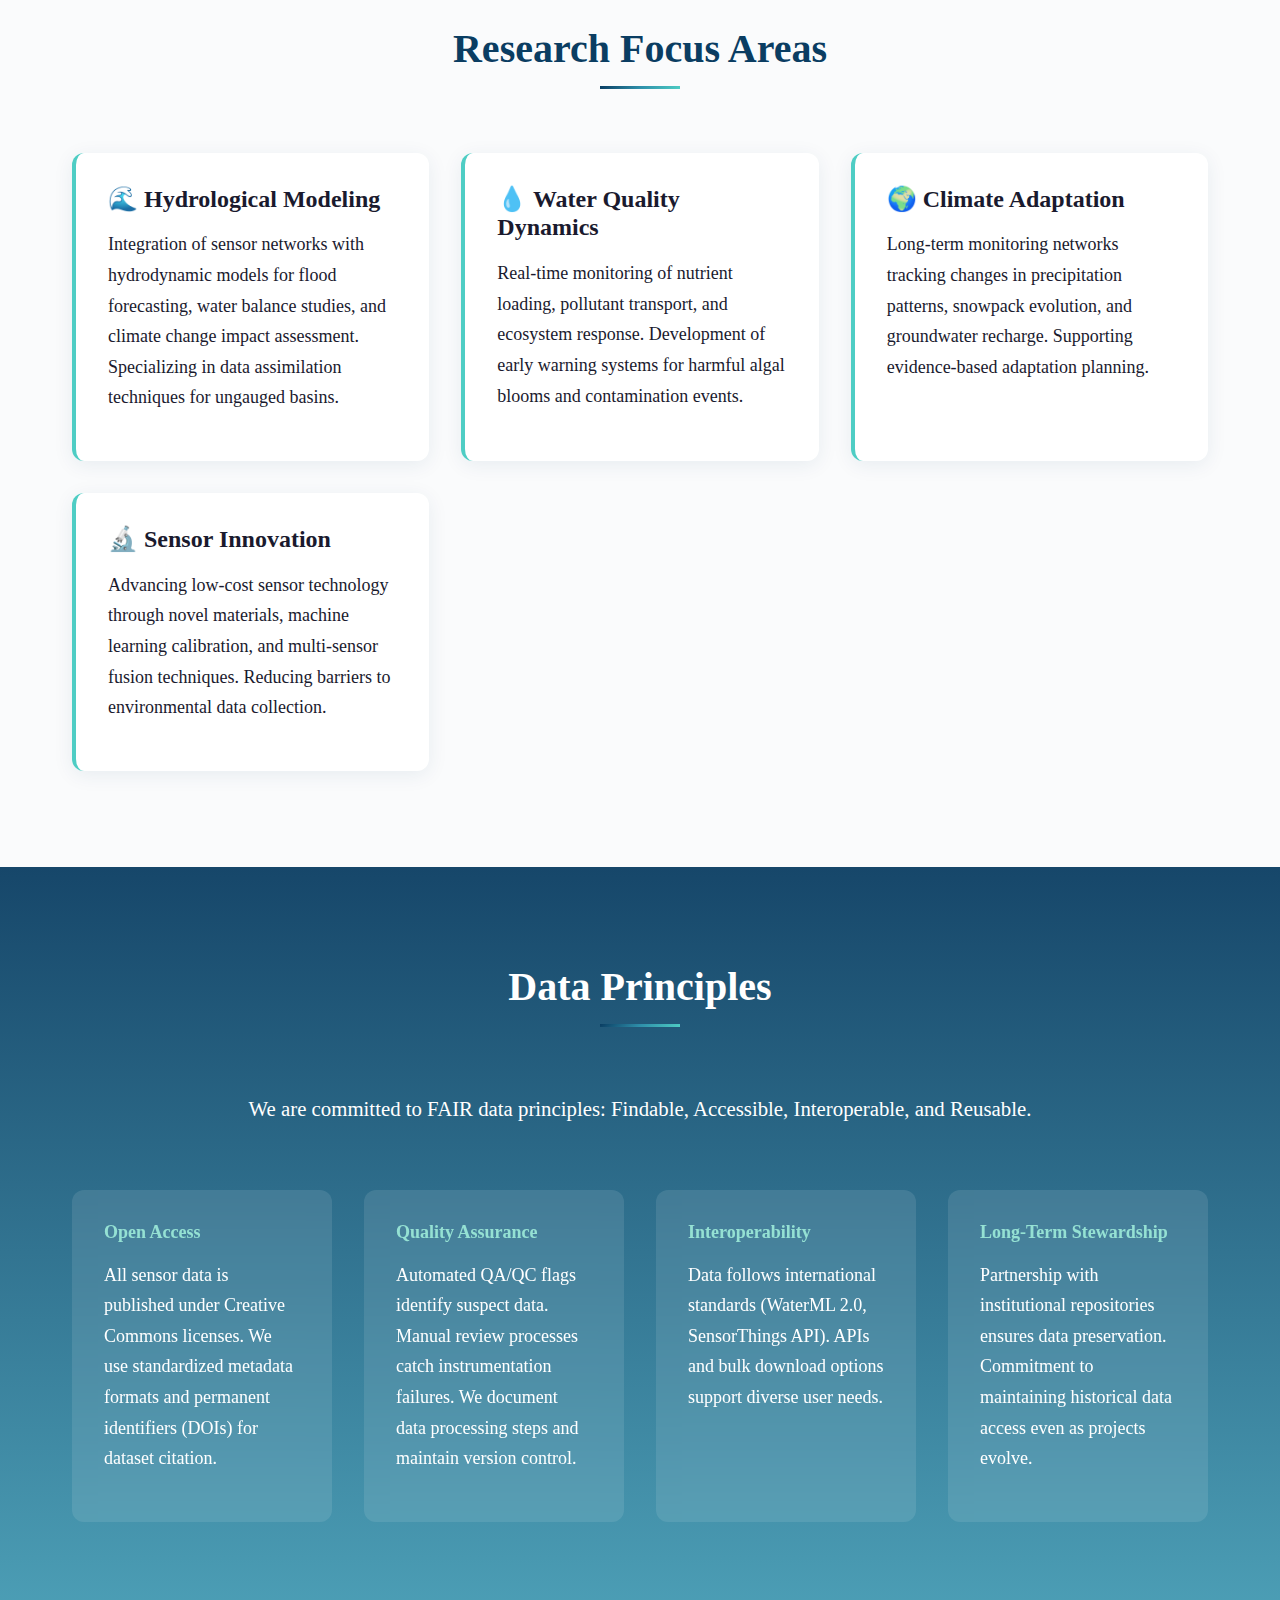
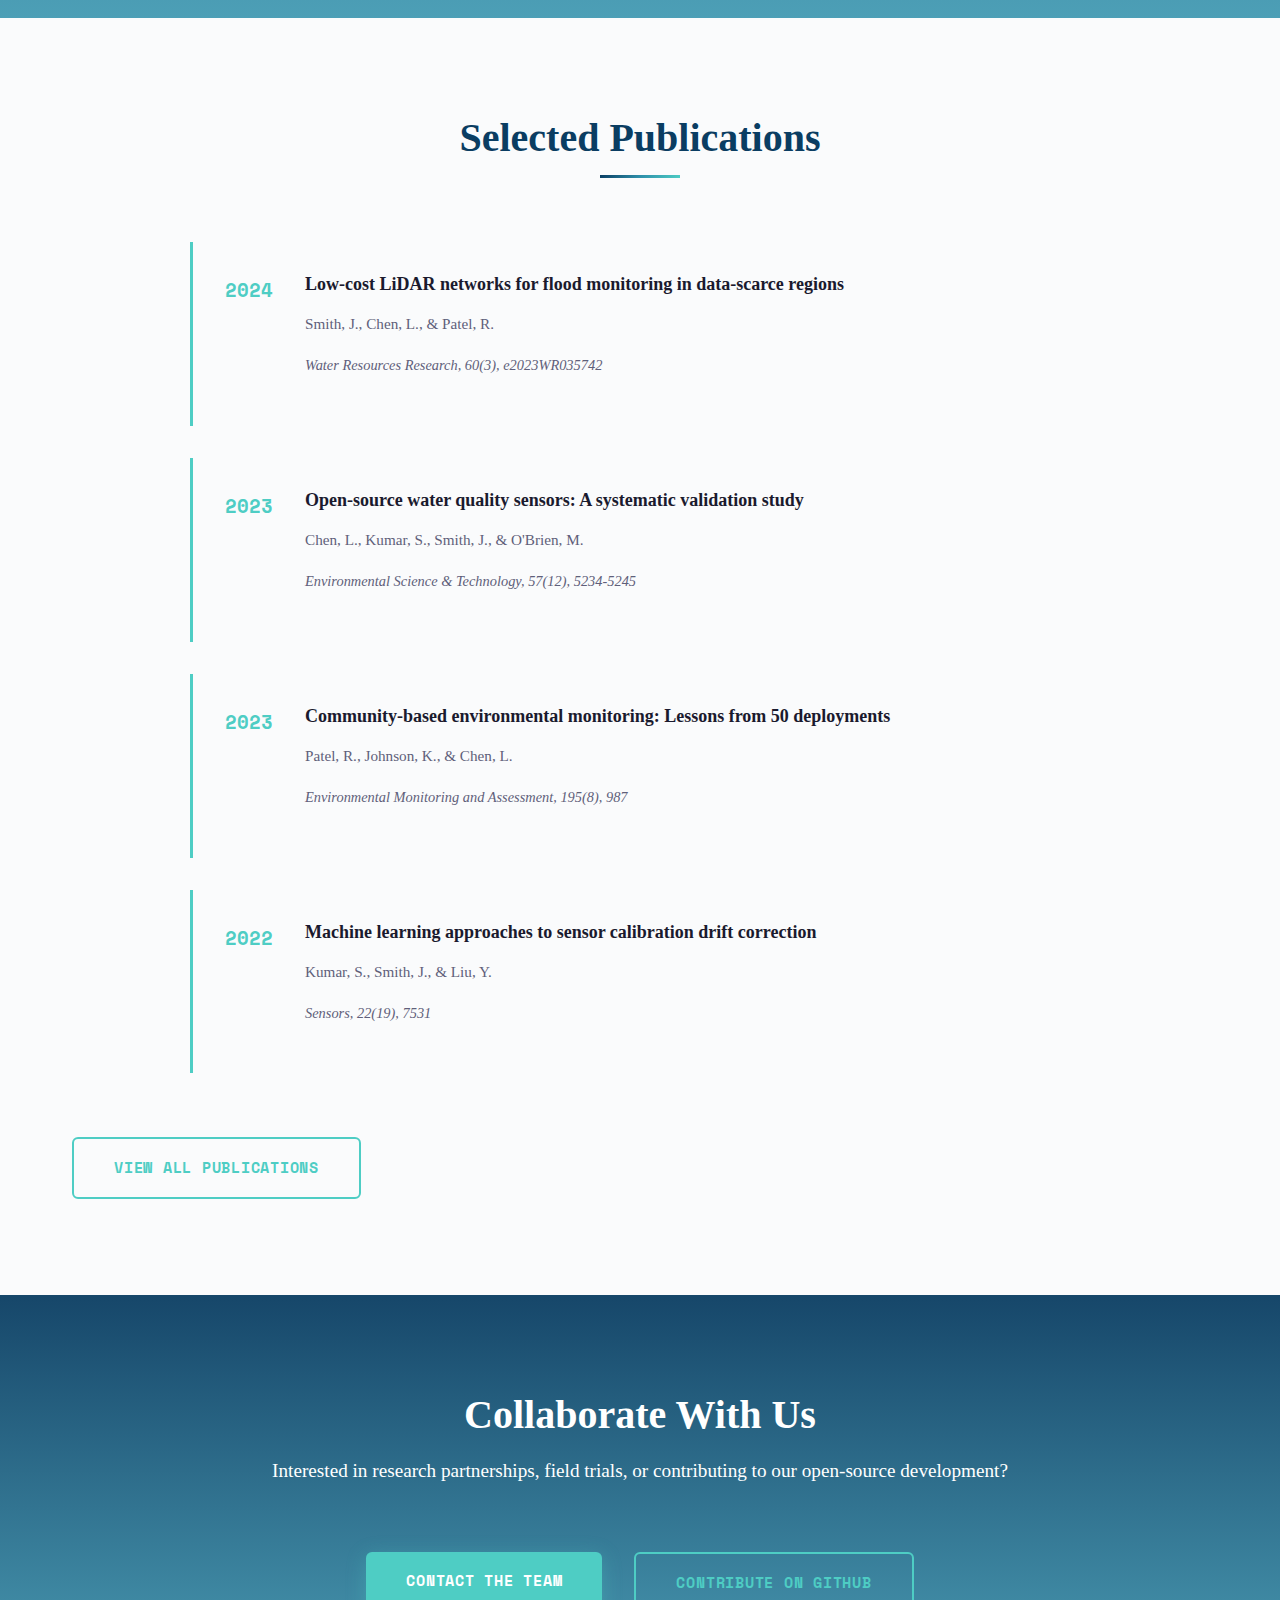
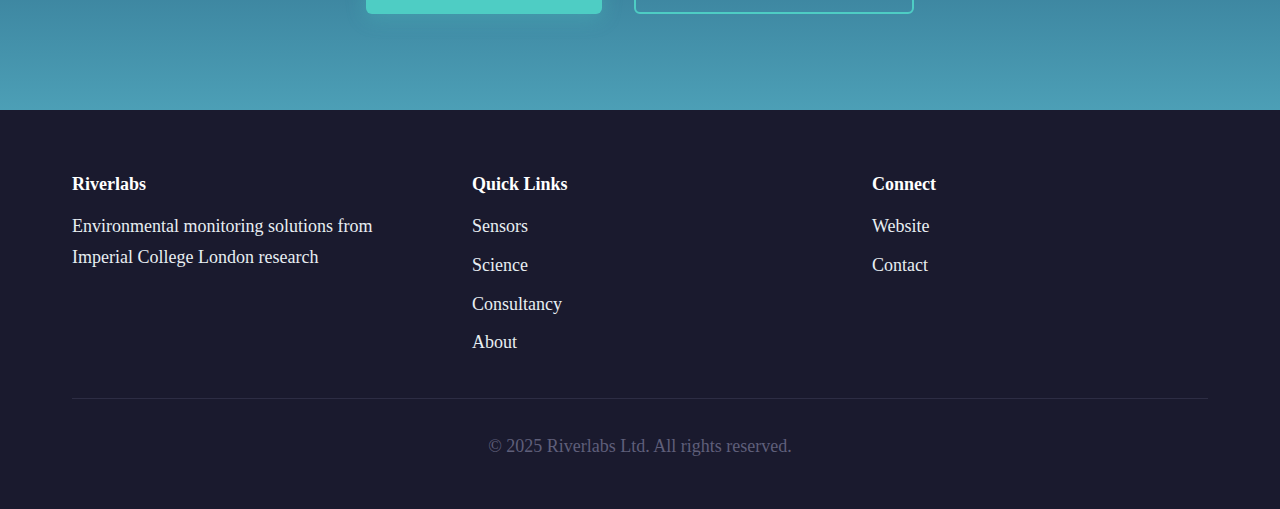
<file: science.html>
<!DOCTYPE html>
<html lang="en">
<head>
    <meta charset="UTF-8">
    <meta name="viewport" content="width=device-width, initial-scale=1.0">
    <title>Science | Riverlabs</title>
    <link rel="stylesheet" href="styles.css">
    <link rel="preconnect" href="https://fonts.googleapis.com">
    <link rel="preconnect" href="https://fonts.gstatic.com" crossorigin>
    <link href="https://fonts.googleapis.com/css2?family=Karla:wght@300;400;600;700&family=Space+Mono:wght@400;700&display=swap" rel="stylesheet">
</head>
<body>
    <nav class="navbar">
        <div class="nav-container">
             <a href="index.html" class="logo"> <img src="images/riverlabs-logo.svg" alt="Riverlabs" height="60"></a>
                       <ul class="nav-menu">
                <li><a href="index.html">Home</a></li>
                <li class="dropdown">
                    <a href="sensors.html">Sensors</a>
                    <div class="dropdown-content">
                        <a href="sensors.html#lidar">LiDAR</a>
                        <a href="sensors.html#ultrasonic">Ultrasonic</a>
                        <a href="sensors.html#water-quality">Water Quality</a>
                        <a href="sensors.html#moisture">Moisture</a>
                    </div>
                </li>
                <li><a href="science.html" class="active">Science</a></li>
                <li><a href="consultancy.html">Consultancy</a></li>
                <li><a href="about.html">About</a></li>
            </ul>
        </div>
    </nav>

    <section class="page-header">
        <div class="container">
            <span class="page-label">Research</span>
            <h1>Our Scientific Approach</h1>
            <p class="page-intro">Rigorous, transparent, and reproducible environmental monitoring backed by peer-reviewed science and open data principles.</p>
        </div>
    </section>

    <section class="science-intro">
        <div class="container">
            <div class="two-column">
                <div class="column-content">
                    <h2>Evidence-Based Environmental Monitoring</h2>
                    <p>Our work sits at the intersection of environmental science, hydrology, and open-source hardware. Every sensor design, calibration protocol, and data processing method is grounded in peer-reviewed research and validated through extensive field testing.</p>
                    <p>We believe that environmental data should be accessible, transparent, and actionable. By combining low-cost sensors with rigorous scientific methodology, we're democratizing environmental monitoring without compromising data quality.</p>
                </div>
                <div class="column-stats">
                    <div class="science-stat">
                        <span class="stat-large">15+</span>
                        <p>Peer-Reviewed Publications</p>
                    </div>
                    <div class="science-stat">
                        <span class="stat-large">98.7%</span>
                        <p>Correlation with Commercial Sensors</p>
                    </div>
                    <div class="science-stat">
                        <span class="stat-large">50,000+</span>
                        <p>Hours of Field Deployment</p>
                    </div>
                </div>
            </div>
        </div>
    </section>

    <section class="methodology">
        <div class="container">
            <h2 class="section-title">Our Methodology</h2>
            
            <div class="method-card">
                <div class="method-number">01</div>
                <div class="method-content">
                    <h3>Design & Prototyping</h3>
                    <p>Each sensor begins with a thorough literature review and analysis of existing technologies. We identify gaps in accessibility, cost, or functionality, then design open-source alternatives using widely available components. Prototypes undergo iterative testing in controlled laboratory environments to establish baseline performance.</p>
                    <div class="method-details">
                        <strong>Key Activities:</strong> Component selection, circuit design, firmware development, 3D-printed enclosure design
                    </div>
                </div>
            </div>

            <div class="method-card">
                <div class="method-number">02</div>
                <div class="method-content">
                    <h3>Calibration & Validation</h3>
                    <p>Rigorous calibration against laboratory-grade reference instruments ensures our sensors meet research standards. We develop sensor-specific calibration curves and document uncertainty bounds. Cross-validation studies compare our sensors with commercial alternatives across diverse environmental conditions.</p>
                    <div class="method-details">
                        <strong>Standards:</strong> ISO/IEC 17025 compliant where applicable, USGS protocols for hydrologic monitoring
                    </div>
                </div>
            </div>

            <div class="method-card">
                <div class="method-number">03</div>
                <div class="method-content">
                    <h3>Field Testing</h3>
                    <p>Extended deployments in real-world conditions test durability, accuracy, and long-term stability. We monitor sensors across temperature extremes, precipitation events, and challenging terrain. Field data is continuously compared with nearby reference stations to verify performance.</p>
                    <div class="method-details">
                        <strong>Duration:</strong> Minimum 6-month field trials before public release
                    </div>
                </div>
            </div>

            <div class="method-card">
                <div class="method-number">04</div>
                <div class="method-content">
                    <h3>Open Documentation</h3>
                    <p>Complete build instructions, calibration protocols, and data processing scripts are published under open licenses. We document failure modes, maintenance requirements, and known limitations. Community feedback drives continuous improvement of designs and methods.</p>
                    <div class="method-details">
                        <strong>Transparency:</strong> All code on GitHub, hardware designs on Open Hardware Repository, data on Zenodo
                    </div>
                </div>
            </div>
        </div>
    </section>

    <section class="research-areas">
        <div class="container">
            <h2 class="section-title">Research Focus Areas</h2>
            <div class="research-grid">
                <div class="research-card">
                    <h3>🌊 Hydrological Modeling</h3>
                    <p>Integration of sensor networks with hydrodynamic models for flood forecasting, water balance studies, and climate change impact assessment. Specializing in data assimilation techniques for ungauged basins.</p>
                </div>
                <div class="research-card">
                    <h3>💧 Water Quality Dynamics</h3>
                    <p>Real-time monitoring of nutrient loading, pollutant transport, and ecosystem response. Development of early warning systems for harmful algal blooms and contamination events.</p>
                </div>
                <div class="research-card">
                    <h3>🌍 Climate Adaptation</h3>
                    <p>Long-term monitoring networks tracking changes in precipitation patterns, snowpack evolution, and groundwater recharge. Supporting evidence-based adaptation planning.</p>
                </div>
                <div class="research-card">
                    <h3>🔬 Sensor Innovation</h3>
                    <p>Advancing low-cost sensor technology through novel materials, machine learning calibration, and multi-sensor fusion techniques. Reducing barriers to environmental data collection.</p>
                </div>
            </div>
        </div>
    </section>

    <section class="data-principles">
        <div class="container">
            <h2 class="section-title">Data Principles</h2>
            <div class="principles-content">
                <p class="lead-text">We are committed to FAIR data principles: Findable, Accessible, Interoperable, and Reusable.</p>
                
                <div class="principle-grid">
                    <div class="principle-item">
                        <h4>Open Access</h4>
                        <p>All sensor data is published under Creative Commons licenses. We use standardized metadata formats and permanent identifiers (DOIs) for dataset citation.</p>
                    </div>
                    <div class="principle-item">
                        <h4>Quality Assurance</h4>
                        <p>Automated QA/QC flags identify suspect data. Manual review processes catch instrumentation failures. We document data processing steps and maintain version control.</p>
                    </div>
                    <div class="principle-item">
                        <h4>Interoperability</h4>
                        <p>Data follows international standards (WaterML 2.0, SensorThings API). APIs and bulk download options support diverse user needs.</p>
                    </div>
                    <div class="principle-item">
                        <h4>Long-Term Stewardship</h4>
                        <p>Partnership with institutional repositories ensures data preservation. Commitment to maintaining historical data access even as projects evolve.</p>
                    </div>
                </div>
            </div>
        </div>
    </section>

    <section class="publications">
        <div class="container">
            <h2 class="section-title">Selected Publications</h2>
            <div class="publication-list">
                <div class="publication-item">
                    <span class="pub-year">2024</span>
                    <div class="pub-content">
                        <h4>Low-cost LiDAR networks for flood monitoring in data-scarce regions</h4>
                        <p class="pub-authors">Smith, J., Chen, L., & Patel, R.</p>
                        <p class="pub-journal">Water Resources Research, 60(3), e2023WR035742</p>
                    </div>
                </div>
                <div class="publication-item">
                    <span class="pub-year">2023</span>
                    <div class="pub-content">
                        <h4>Open-source water quality sensors: A systematic validation study</h4>
                        <p class="pub-authors">Chen, L., Kumar, S., Smith, J., & O'Brien, M.</p>
                        <p class="pub-journal">Environmental Science & Technology, 57(12), 5234-5245</p>
                    </div>
                </div>
                <div class="publication-item">
                    <span class="pub-year">2023</span>
                    <div class="pub-content">
                        <h4>Community-based environmental monitoring: Lessons from 50 deployments</h4>
                        <p class="pub-authors">Patel, R., Johnson, K., & Chen, L.</p>
                        <p class="pub-journal">Environmental Monitoring and Assessment, 195(8), 987</p>
                    </div>
                </div>
                <div class="publication-item">
                    <span class="pub-year">2022</span>
                    <div class="pub-content">
                        <h4>Machine learning approaches to sensor calibration drift correction</h4>
                        <p class="pub-authors">Kumar, S., Smith, J., & Liu, Y.</p>
                        <p class="pub-journal">Sensors, 22(19), 7531</p>
                    </div>
                </div>
            </div>
            <a href="#" class="cta-button secondary">View All Publications</a>
        </div>
    </section>

    <section class="cta-section">
        <div class="container">
            <h2>Collaborate With Us</h2>
            <p>Interested in research partnerships, field trials, or contributing to our open-source development?</p>
            <div class="cta-buttons">
                <a href="about.html" class="cta-button">Contact the Team</a>
                <a href="https://github.com" class="cta-button secondary">Contribute on GitHub</a>
            </div>
        </div>
    </section>

    <footer>
        <div class="container">
            <div class="footer-content">
                <div class="footer-section">
                    <h4>Riverlabs</h4>
                    <p>Environmental monitoring solutions from Imperial College London research</p>
                </div>
                <div class="footer-section">
                    <h4>Quick Links</h4>
                    <ul>
                        <li><a href="sensors.html">Sensors</a></li>
                        <li><a href="science.html">Science</a></li>
                        <li><a href="consultancy.html">Consultancy</a></li>
                        <li><a href="about.html">About</a></li>
                    </ul>
                </div>
                <div class="footer-section">
                    <h4>Connect</h4>
                    <ul>
                        <li><a href="https://riverlabs.uk">Website</a></li>
                        <li><a href="#">Contact</a></li>
                    </ul>
                </div>
            </div>
            <div class="footer-bottom">
                <p>&copy; 2025 Riverlabs Ltd. All rights reserved.</p>
            </div>
        </div>
    </footer>
</body>
</html>
</file>
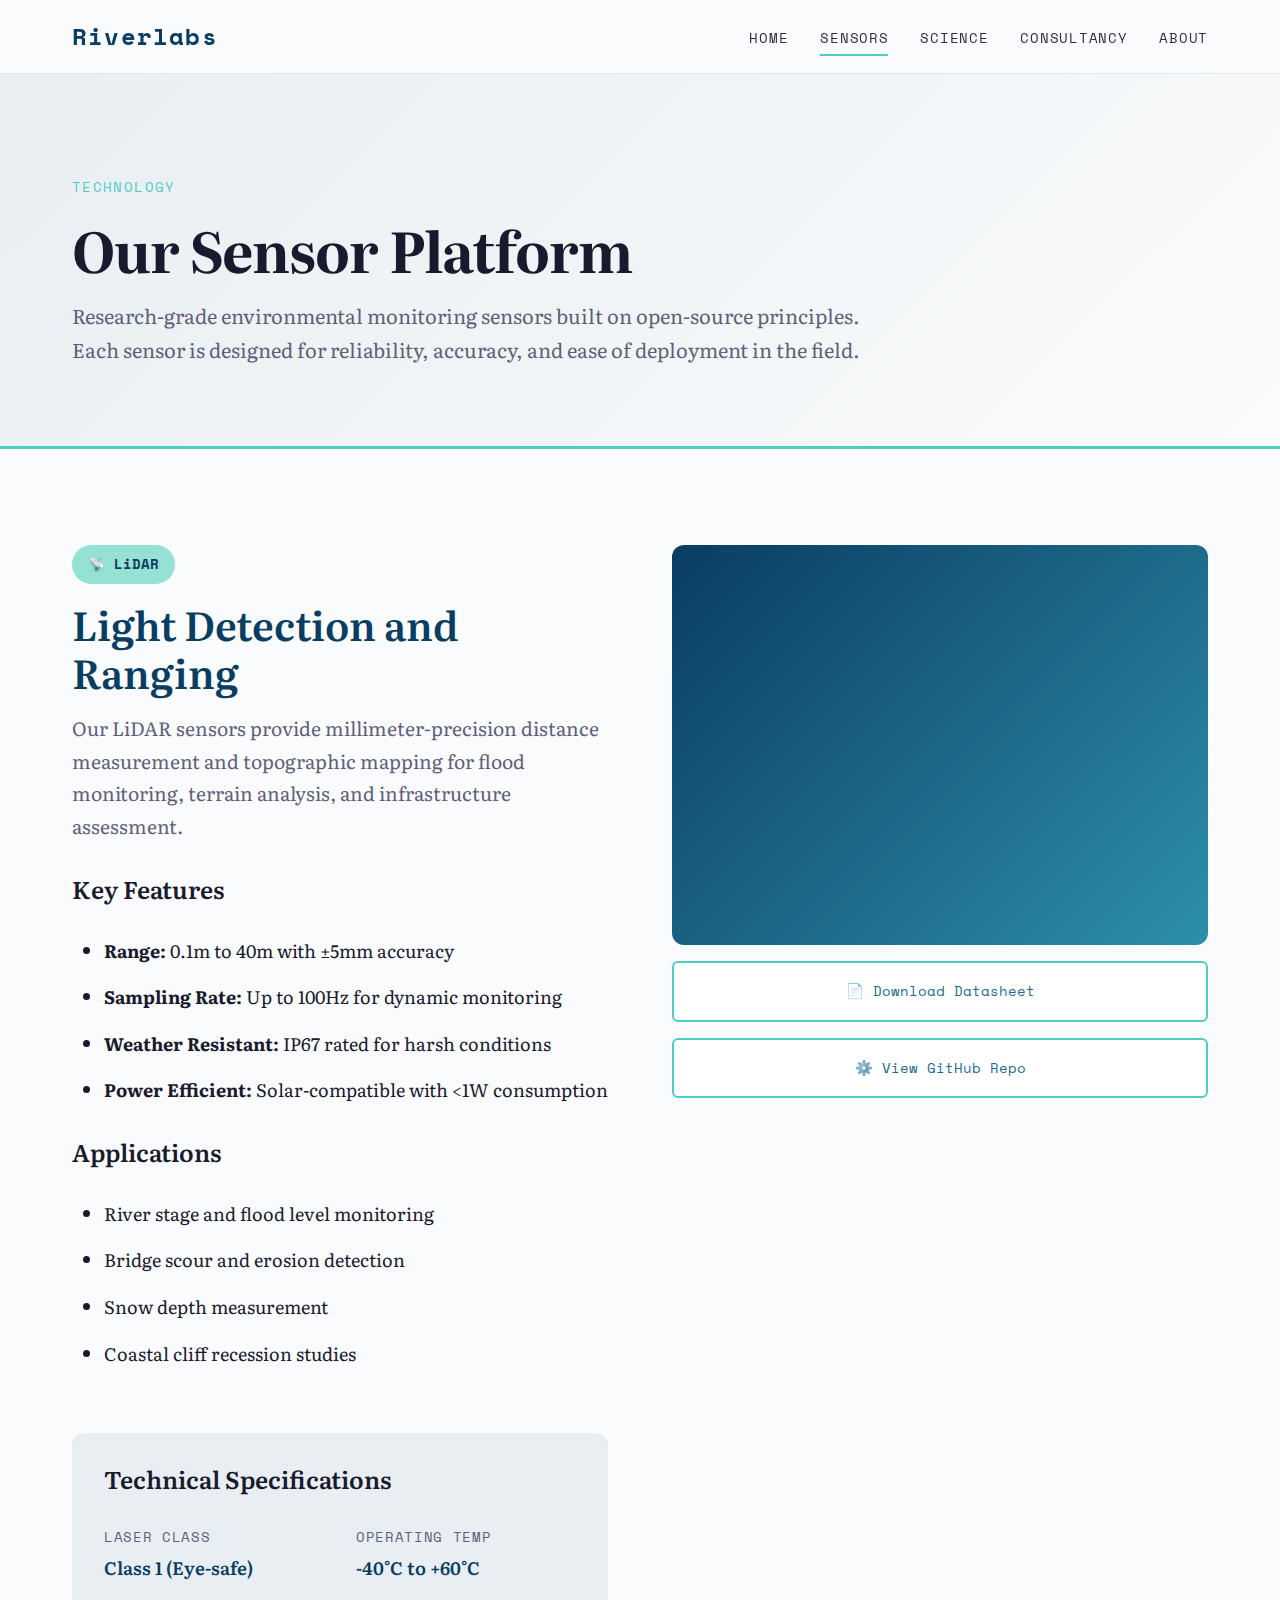
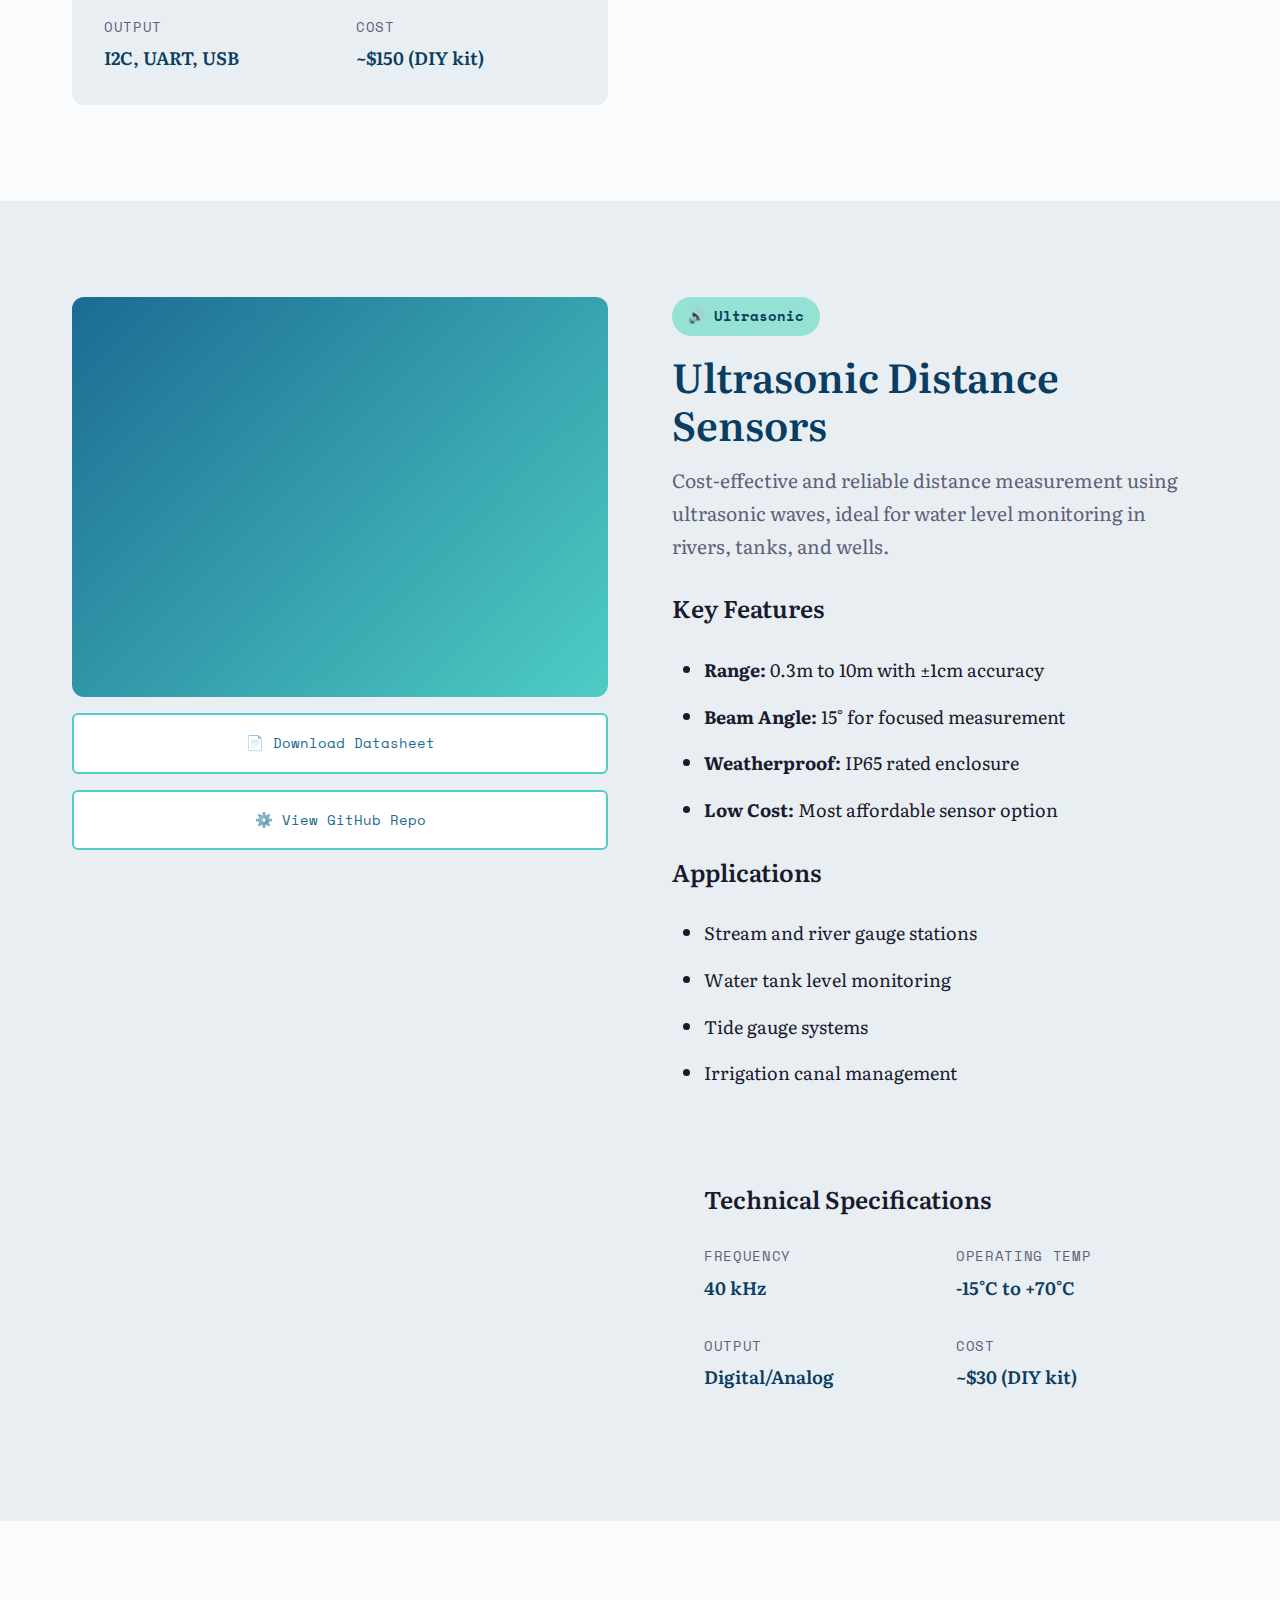
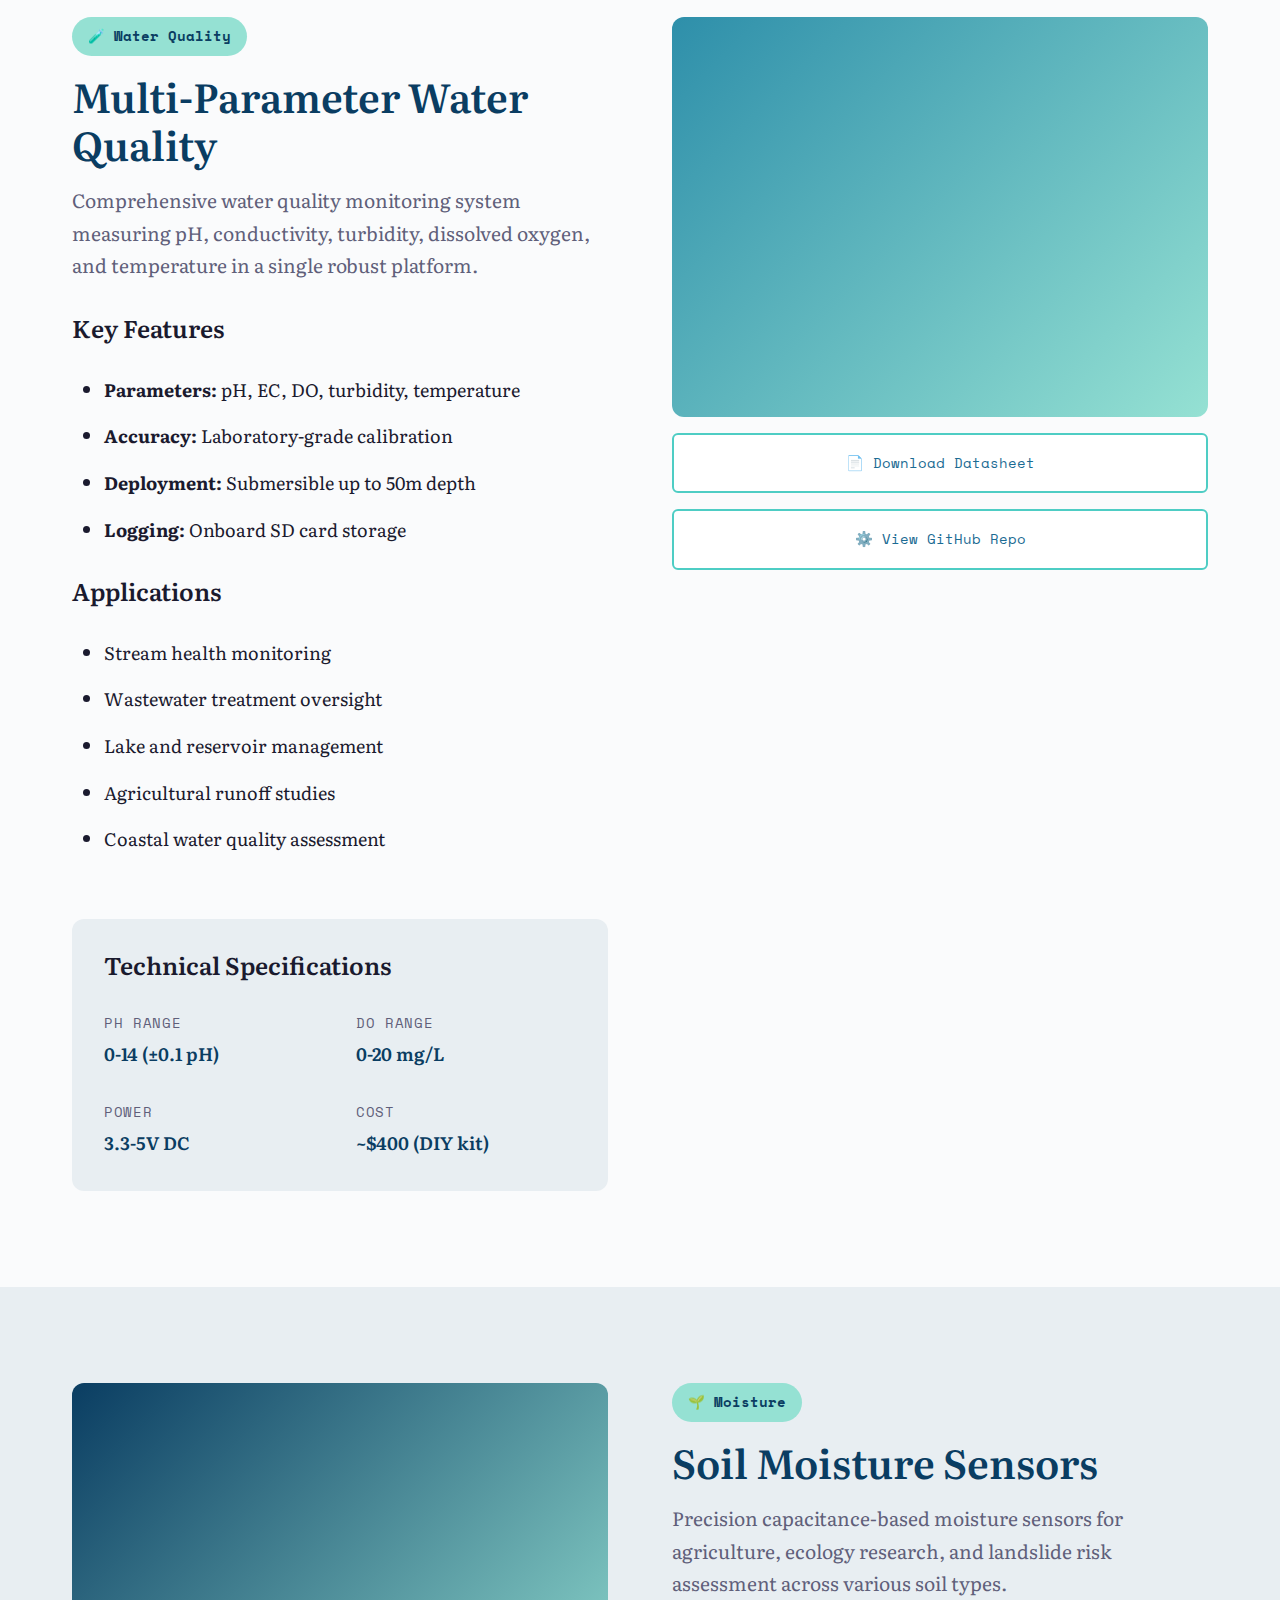
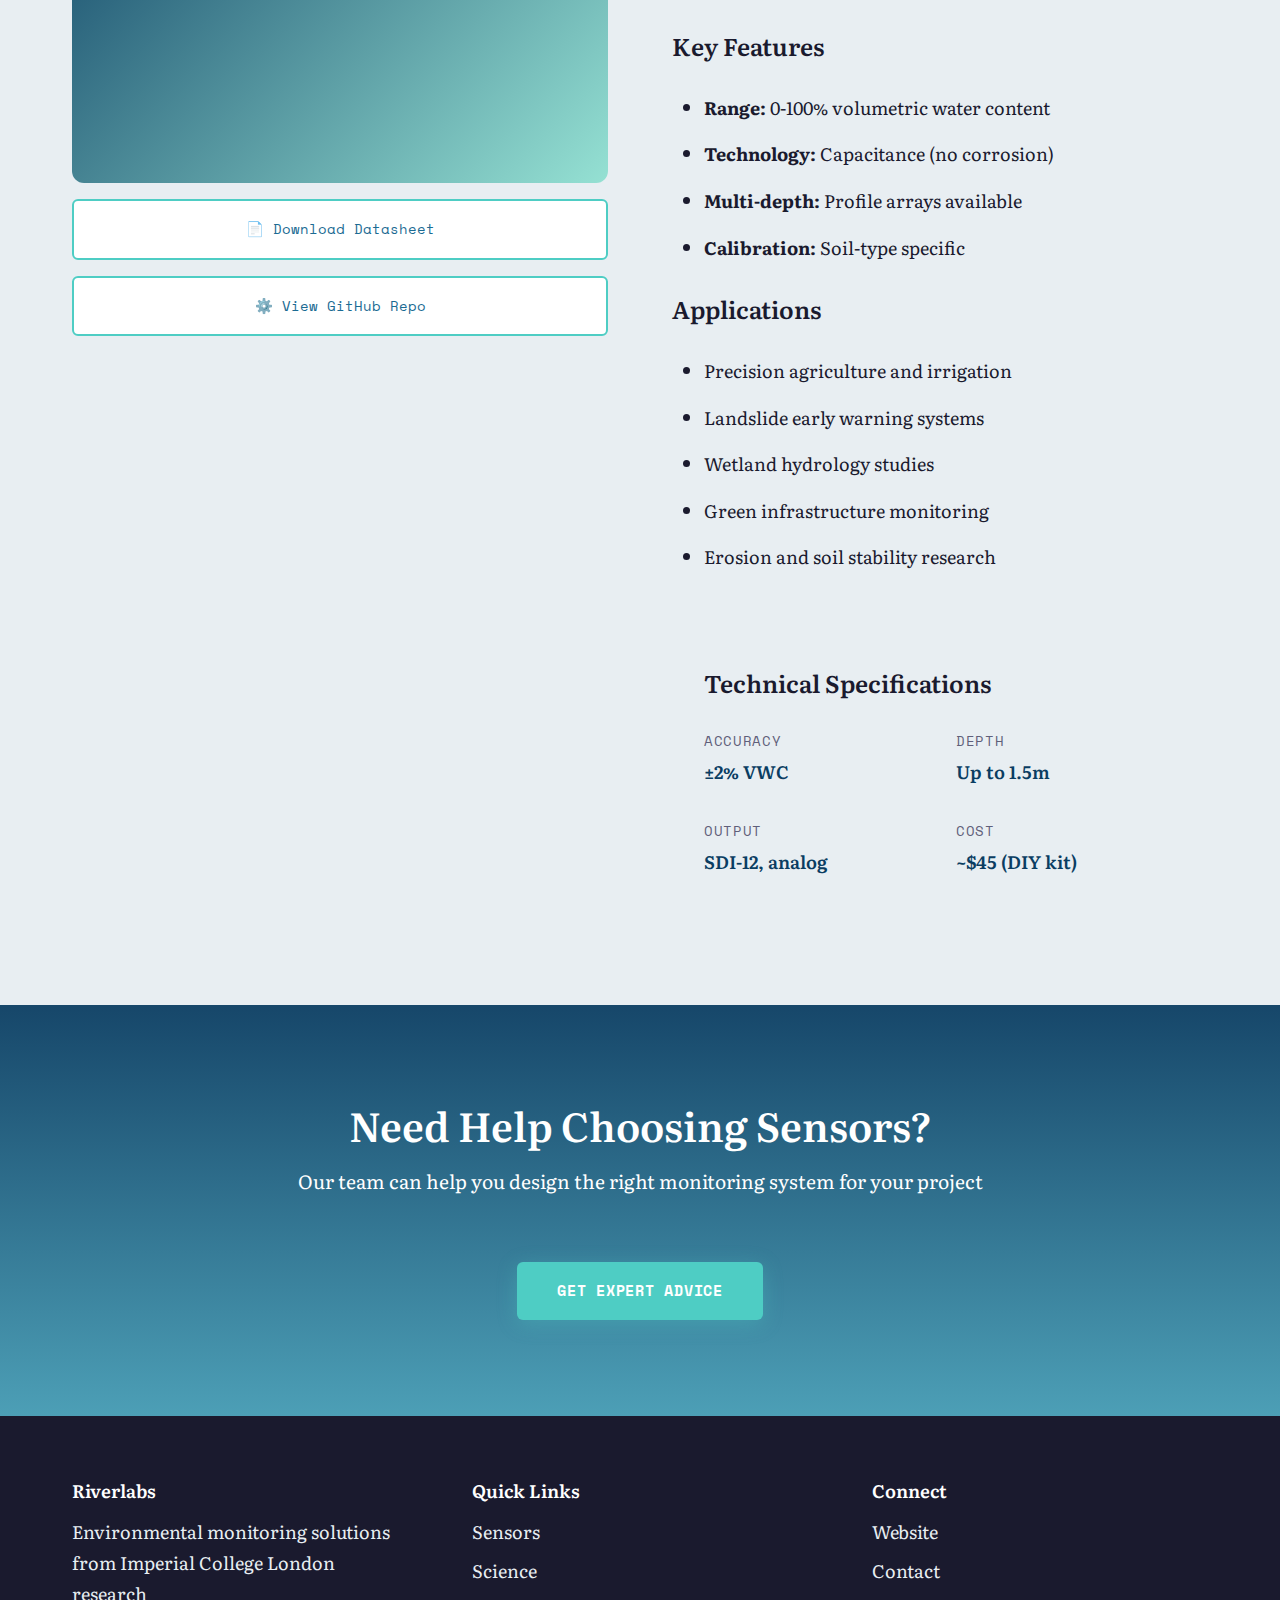
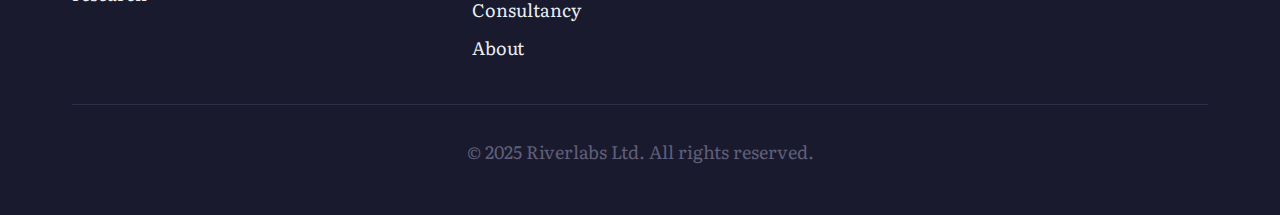
<file: sensors.html>
<!DOCTYPE html>
<html lang="en">
<head>
    <meta charset="UTF-8">
    <meta name="viewport" content="width=device-width, initial-scale=1.0">
    <title>Sensors | Riverlabs</title>
    <link rel="stylesheet" href="styles.css">
    <link rel="preconnect" href="https://fonts.googleapis.com">
    <link rel="preconnect" href="https://fonts.gstatic.com" crossorigin>
    <link href="https://fonts.googleapis.com/css2?family=Literata:wght@300;400;600;700&family=Space+Mono:wght@400;700&display=swap" rel="stylesheet">
</head>
<body>
    <nav class="navbar">
        <div class="nav-container">
            <a href="index.html" class="logo">Riverlabs</a>
            <ul class="nav-menu">
                <li><a href="index.html">Home</a></li>
                <li class="dropdown">
                    <a href="sensors.html" class="active">Sensors</a>
                    <div class="dropdown-content">
                        <a href="#lidar">LiDAR</a>
                        <a href="#ultrasonic">Ultrasonic</a>
                        <a href="#water-quality">Water Quality</a>
                        <a href="#moisture">Moisture</a>
                    </div>
                </li>
                <li><a href="science.html">Science</a></li>
                <li><a href="consultancy.html">Consultancy</a></li>
                <li><a href="about.html">About</a></li>
            </ul>
        </div>
    </nav>

    <section class="page-header">
        <div class="container">
            <span class="page-label">Technology</span>
            <h1>Our Sensor Platform</h1>
            <p class="page-intro">Research-grade environmental monitoring sensors built on open-source principles. Each sensor is designed for reliability, accuracy, and ease of deployment in the field.</p>
        </div>
    </section>

    <section id="lidar" class="sensor-detail">
        <div class="container">
            <div class="sensor-detail-grid">
                <div class="sensor-detail-content">
                    <div class="sensor-badge">📡 LiDAR</div>
                    <h2>Light Detection and Ranging</h2>
                    <p class="lead">Our LiDAR sensors provide millimeter-precision distance measurement and topographic mapping for flood monitoring, terrain analysis, and infrastructure assessment.</p>
                    
                    <h3>Key Features</h3>
                    <ul class="feature-list">
                        <li><strong>Range:</strong> 0.1m to 40m with ±5mm accuracy</li>
                        <li><strong>Sampling Rate:</strong> Up to 100Hz for dynamic monitoring</li>
                        <li><strong>Weather Resistant:</strong> IP67 rated for harsh conditions</li>
                        <li><strong>Power Efficient:</strong> Solar-compatible with <1W consumption</li>
                    </ul>

                    <h3>Applications</h3>
                    <ul class="application-list">
                        <li>River stage and flood level monitoring</li>
                        <li>Bridge scour and erosion detection</li>
                        <li>Snow depth measurement</li>
                        <li>Coastal cliff recession studies</li>
                    </ul>

                    <div class="sensor-specs">
                        <h3>Technical Specifications</h3>
                        <div class="specs-grid">
                            <div class="spec-item">
                                <span class="spec-label">Laser Class</span>
                                <span class="spec-value">Class 1 (Eye-safe)</span>
                            </div>
                            <div class="spec-item">
                                <span class="spec-label">Operating Temp</span>
                                <span class="spec-value">-40°C to +60°C</span>
                            </div>
                            <div class="spec-item">
                                <span class="spec-label">Output</span>
                                <span class="spec-value">I2C, UART, USB</span>
                            </div>
                            <div class="spec-item">
                                <span class="spec-label">Cost</span>
                                <span class="spec-value">~$150 (DIY kit)</span>
                            </div>
                        </div>
                    </div>
                </div>
                <div class="sensor-visual">
                    <div class="sensor-illustration lidar-bg">
                        <div class="data-stream"></div>
                        <div class="pulse-effect"></div>
                    </div>
                    <a href="#" class="download-link">📄 Download Datasheet</a>
                    <a href="#" class="download-link">⚙️ View GitHub Repo</a>
                </div>
            </div>
        </div>
    </section>

    <section id="ultrasonic" class="sensor-detail alternate">
        <div class="container">
            <div class="sensor-detail-grid">
                <div class="sensor-visual">
                    <div class="sensor-illustration ultrasonic-bg">
                        <div class="wave-pulse"></div>
                    </div>
                    <a href="#" class="download-link">📄 Download Datasheet</a>
                    <a href="#" class="download-link">⚙️ View GitHub Repo</a>
                </div>
                <div class="sensor-detail-content">
                    <div class="sensor-badge">🔊 Ultrasonic</div>
                    <h2>Ultrasonic Distance Sensors</h2>
                    <p class="lead">Cost-effective and reliable distance measurement using ultrasonic waves, ideal for water level monitoring in rivers, tanks, and wells.</p>
                    
                    <h3>Key Features</h3>
                    <ul class="feature-list">
                        <li><strong>Range:</strong> 0.3m to 10m with ±1cm accuracy</li>
                        <li><strong>Beam Angle:</strong> 15° for focused measurement</li>
                        <li><strong>Weatherproof:</strong> IP65 rated enclosure</li>
                        <li><strong>Low Cost:</strong> Most affordable sensor option</li>
                    </ul>

                    <h3>Applications</h3>
                    <ul class="application-list">
                        <li>Stream and river gauge stations</li>
                        <li>Water tank level monitoring</li>
                        <li>Tide gauge systems</li>
                        <li>Irrigation canal management</li>
                    </ul>

                    <div class="sensor-specs">
                        <h3>Technical Specifications</h3>
                        <div class="specs-grid">
                            <div class="spec-item">
                                <span class="spec-label">Frequency</span>
                                <span class="spec-value">40 kHz</span>
                            </div>
                            <div class="spec-item">
                                <span class="spec-label">Operating Temp</span>
                                <span class="spec-value">-15°C to +70°C</span>
                            </div>
                            <div class="spec-item">
                                <span class="spec-label">Output</span>
                                <span class="spec-value">Digital/Analog</span>
                            </div>
                            <div class="spec-item">
                                <span class="spec-label">Cost</span>
                                <span class="spec-value">~$30 (DIY kit)</span>
                            </div>
                        </div>
                    </div>
                </div>
            </div>
        </div>
    </section>

    <section id="water-quality" class="sensor-detail">
        <div class="container">
            <div class="sensor-detail-grid">
                <div class="sensor-detail-content">
                    <div class="sensor-badge">🧪 Water Quality</div>
                    <h2>Multi-Parameter Water Quality</h2>
                    <p class="lead">Comprehensive water quality monitoring system measuring pH, conductivity, turbidity, dissolved oxygen, and temperature in a single robust platform.</p>
                    
                    <h3>Key Features</h3>
                    <ul class="feature-list">
                        <li><strong>Parameters:</strong> pH, EC, DO, turbidity, temperature</li>
                        <li><strong>Accuracy:</strong> Laboratory-grade calibration</li>
                        <li><strong>Deployment:</strong> Submersible up to 50m depth</li>
                        <li><strong>Logging:</strong> Onboard SD card storage</li>
                    </ul>

                    <h3>Applications</h3>
                    <ul class="application-list">
                        <li>Stream health monitoring</li>
                        <li>Wastewater treatment oversight</li>
                        <li>Lake and reservoir management</li>
                        <li>Agricultural runoff studies</li>
                        <li>Coastal water quality assessment</li>
                    </ul>

                    <div class="sensor-specs">
                        <h3>Technical Specifications</h3>
                        <div class="specs-grid">
                            <div class="spec-item">
                                <span class="spec-label">pH Range</span>
                                <span class="spec-value">0-14 (±0.1 pH)</span>
                            </div>
                            <div class="spec-item">
                                <span class="spec-label">DO Range</span>
                                <span class="spec-value">0-20 mg/L</span>
                            </div>
                            <div class="spec-item">
                                <span class="spec-label">Power</span>
                                <span class="spec-value">3.3-5V DC</span>
                            </div>
                            <div class="spec-item">
                                <span class="spec-label">Cost</span>
                                <span class="spec-value">~$400 (DIY kit)</span>
                            </div>
                        </div>
                    </div>
                </div>
                <div class="sensor-visual">
                    <div class="sensor-illustration water-bg">
                        <div class="ripple-effect"></div>
                    </div>
                    <a href="#" class="download-link">📄 Download Datasheet</a>
                    <a href="#" class="download-link">⚙️ View GitHub Repo</a>
                </div>
            </div>
        </div>
    </section>

    <section id="moisture" class="sensor-detail alternate">
        <div class="container">
            <div class="sensor-detail-grid">
                <div class="sensor-visual">
                    <div class="sensor-illustration moisture-bg">
                        <div class="moisture-indicator"></div>
                    </div>
                    <a href="#" class="download-link">📄 Download Datasheet</a>
                    <a href="#" class="download-link">⚙️ View GitHub Repo</a>
                </div>
                <div class="sensor-detail-content">
                    <div class="sensor-badge">🌱 Moisture</div>
                    <h2>Soil Moisture Sensors</h2>
                    <p class="lead">Precision capacitance-based moisture sensors for agriculture, ecology research, and landslide risk assessment across various soil types.</p>
                    
                    <h3>Key Features</h3>
                    <ul class="feature-list">
                        <li><strong>Range:</strong> 0-100% volumetric water content</li>
                        <li><strong>Technology:</strong> Capacitance (no corrosion)</li>
                        <li><strong>Multi-depth:</strong> Profile arrays available</li>
                        <li><strong>Calibration:</strong> Soil-type specific</li>
                    </ul>

                    <h3>Applications</h3>
                    <ul class="application-list">
                        <li>Precision agriculture and irrigation</li>
                        <li>Landslide early warning systems</li>
                        <li>Wetland hydrology studies</li>
                        <li>Green infrastructure monitoring</li>
                        <li>Erosion and soil stability research</li>
                    </ul>

                    <div class="sensor-specs">
                        <h3>Technical Specifications</h3>
                        <div class="specs-grid">
                            <div class="spec-item">
                                <span class="spec-label">Accuracy</span>
                                <span class="spec-value">±2% VWC</span>
                            </div>
                            <div class="spec-item">
                                <span class="spec-label">Depth</span>
                                <span class="spec-value">Up to 1.5m</span>
                            </div>
                            <div class="spec-item">
                                <span class="spec-label">Output</span>
                                <span class="spec-value">SDI-12, analog</span>
                            </div>
                            <div class="spec-item">
                                <span class="spec-label">Cost</span>
                                <span class="spec-value">~$45 (DIY kit)</span>
                            </div>
                        </div>
                    </div>
                </div>
            </div>
        </div>
    </section>

    <section class="cta-section">
        <div class="container">
            <h2>Need Help Choosing Sensors?</h2>
            <p>Our team can help you design the right monitoring system for your project</p>
            <a href="consultancy.html" class="cta-button">Get Expert Advice</a>
        </div>
    </section>

    <footer>
        <div class="container">
            <div class="footer-content">
                <div class="footer-section">
                    <h4>Riverlabs</h4>
                    <p>Environmental monitoring solutions from Imperial College London research</p>
                </div>
                <div class="footer-section">
                    <h4>Quick Links</h4>
                    <ul>
                        <li><a href="sensors.html">Sensors</a></li>
                        <li><a href="science.html">Science</a></li>
                        <li><a href="consultancy.html">Consultancy</a></li>
                        <li><a href="about.html">About</a></li>
                    </ul>
                </div>
                <div class="footer-section">
                    <h4>Connect</h4>
                    <ul>
                        <li><a href="https://riverlabs.uk">Website</a></li>
                        <li><a href="#">Contact</a></li>
                    </ul>
                </div>
            </div>
            <div class="footer-bottom">
                <p>&copy; 2025 Riverlabs Ltd. All rights reserved.</p>
            </div>
        </div>
    </footer>
</body>
</html>
</file>
<file: styles.css>
/* OpenSense - Environmental Monitoring Website Styles */

:root {
    /* Color Palette - Water-inspired with technical precision */
    --primary-deep: #0A3D62;
    --primary-ocean: #1B6B93;
    --primary-flow: #2E8FAA;
    --accent-teal: #4ECDC4;
    --accent-coral: #FF6B6B;
    --accent-lime: #95E1D3;
    --neutral-dark: #1A1A2E;
    --neutral-charcoal: #2D2D44;
    --neutral-gray: #5F5F7A;
    --neutral-light: #E8EEF2;
    --neutral-white: #FAFBFC;
    --gradient-water: linear-gradient(135deg, #0A3D62 0%, #2E8FAA 50%, #4ECDC4 100%);
    --gradient-depth: linear-gradient(180deg, rgba(10, 61, 98, 0.95) 0%, rgba(46, 143, 170, 0.85) 100%);
    
    /* Typography */
    --font-display: 'Literata', serif;
    --font-mono: 'Space Mono', monospace;
    
    /* Spacing */
    --space-xs: 0.5rem;
    --space-sm: 1rem;
    --space-md: 2rem;
    --space-lg: 4rem;
    --space-xl: 6rem;
    
    /* Transitions */
    --transition-smooth: all 0.4s cubic-bezier(0.4, 0.0, 0.2, 1);
    --transition-bounce: all 0.6s cubic-bezier(0.68, -0.55, 0.265, 1.55);
}

* {
    margin: 0;
    padding: 0;
    box-sizing: border-box;
}

body {
    font-family: var(--font-display);
    font-size: 18px;
    line-height: 1.7;
    color: var(--neutral-dark);
    background: var(--neutral-white);
    overflow-x: hidden;
}

.container {
    max-width: 1200px;
    margin: 0 auto;
    padding: 0 var(--space-md);
}

/* Typography */
h1, h2, h3, h4 {
    font-weight: 600;
    line-height: 1.2;
    margin-bottom: var(--space-sm);
}

h1 {
    font-size: 3.5rem;
    font-weight: 700;
    letter-spacing: -0.02em;
}

h2 {
    font-size: 2.5rem;
    color: var(--primary-deep);
}

h3 {
    font-size: 1.5rem;
}

p {
    margin-bottom: var(--space-sm);
}

a {
    color: var(--primary-ocean);
    text-decoration: none;
    transition: var(--transition-smooth);
}

a:hover {
    color: var(--accent-teal);
}

/* Navigation */
.navbar {
    position: sticky;
    top: 0;
    background: rgba(250, 251, 252, 0.95);
    backdrop-filter: blur(10px);
    border-bottom: 1px solid rgba(10, 61, 98, 0.1);
    z-index: 1000;
    padding: var(--space-sm) 0;
    animation: slideDown 0.5s ease-out;
}

@keyframes slideDown {
    from {
        transform: translateY(-100%);
        opacity: 0;
    }
    to {
        transform: translateY(0);
        opacity: 1;
    }
}

.nav-container {
    max-width: 1200px;
    margin: 0 auto;
    padding: 0 var(--space-md);
    display: flex;
    justify-content: space-between;
    align-items: center;
}

.logo {
    font-family: var(--font-mono);
    font-size: 1.5rem;
    font-weight: 700;
    color: var(--primary-deep);
    letter-spacing: 0.05em;
    position: relative;
}

.logo::after {
    content: '';
    position: absolute;
    bottom: -4px;
    left: 0;
    width: 100%;
    height: 2px;
    background: var(--gradient-water);
    transform: scaleX(0);
    transition: transform 0.3s ease;
}

.logo:hover::after {
    transform: scaleX(1);
}

.nav-menu {
    display: flex;
    list-style: none;
    gap: var(--space-md);
    align-items: center;
}

.nav-menu a {
    font-family: var(--font-mono);
    font-size: 0.9rem;
    color: var(--neutral-charcoal);
    text-transform: uppercase;
    letter-spacing: 0.05em;
    padding: 0.5rem 0;
    position: relative;
}

.nav-menu a::before {
    content: '';
    position: absolute;
    bottom: 0;
    left: 0;
    width: 100%;
    height: 2px;
    background: var(--accent-teal);
    transform: scaleX(0);
    transform-origin: right;
    transition: transform 0.3s ease;
}

.nav-menu a:hover::before,
.nav-menu a.active::before {
    transform: scaleX(1);
    transform-origin: left;
}

/* Dropdown */
.dropdown {
    position: relative;
}

.dropdown-content {
    position: absolute;
    top: 100%;
    left: 0;
    background: white;
    min-width: 200px;
    box-shadow: 0 8px 32px rgba(10, 61, 98, 0.15);
    border-radius: 8px;
    padding: var(--space-sm);
    opacity: 0;
    visibility: hidden;
    transform: translateY(10px);
    transition: var(--transition-smooth);
}

.dropdown:hover .dropdown-content {
    opacity: 1;
    visibility: visible;
    transform: translateY(0);
}

.dropdown-content a {
    display: block;
    padding: 0.75rem var(--space-sm);
    color: var(--neutral-charcoal);
    text-transform: none;
    font-family: var(--font-display);
    font-size: 0.95rem;
    border-radius: 4px;
}

.dropdown-content a:hover {
    background: var(--neutral-light);
    color: var(--primary-ocean);
}

.dropdown-content a::before {
    display: none;
}

/* Hero Section */
.hero {
    position: relative;
    min-height: 85vh;
    display: flex;
    align-items: center;
    justify-content: center;
    overflow: hidden;
    background: var(--gradient-depth);
}

.hero-background {
    position: absolute;
    inset: 0;
    background: 
        radial-gradient(circle at 20% 50%, rgba(78, 205, 196, 0.2) 0%, transparent 50%),
        radial-gradient(circle at 80% 80%, rgba(46, 143, 170, 0.3) 0%, transparent 50%),
        radial-gradient(circle at 40% 20%, rgba(10, 61, 98, 0.4) 0%, transparent 60%);
    animation: floatBg 20s ease-in-out infinite;
}

@keyframes floatBg {
    0%, 100% { transform: scale(1) rotate(0deg); }
    50% { transform: scale(1.1) rotate(2deg); }
}

.hero-content {
    position: relative;
    z-index: 10;
    text-align: center;
    max-width: 900px;
    padding: var(--space-md);
    animation: fadeInUp 1s ease-out;
}

@keyframes fadeInUp {
    from {
        opacity: 0;
        transform: translateY(30px);
    }
    to {
        opacity: 1;
        transform: translateY(0);
    }
}

.hero-title {
    color: white;
    font-size: 4rem;
    margin-bottom: var(--space-md);
    text-shadow: 0 4px 20px rgba(0, 0, 0, 0.3);
    animation: fadeInUp 1s ease-out 0.2s both;
}

.hero-subtitle {
    color: var(--accent-lime);
    font-size: 1.4rem;
    font-weight: 300;
    margin-bottom: var(--space-lg);
    animation: fadeInUp 1s ease-out 0.4s both;
}

.wave-decoration {
    position: absolute;
    bottom: 0;
    left: 0;
    width: 100%;
    height: 100px;
    background: var(--neutral-white);
    clip-path: polygon(0 50%, 100% 0, 100% 100%, 0 100%);
}

/* Buttons */
.cta-button {
    display: inline-block;
    padding: 1rem 2.5rem;
    background: var(--accent-teal);
    color: white;
    font-family: var(--font-mono);
    font-size: 0.95rem;
    font-weight: 700;
    text-transform: uppercase;
    letter-spacing: 0.05em;
    border-radius: 6px;
    transition: var(--transition-smooth);
    box-shadow: 0 4px 20px rgba(78, 205, 196, 0.3);
}

.cta-button:hover {
    transform: translateY(-2px);
    box-shadow: 0 8px 30px rgba(78, 205, 196, 0.5);
    background: var(--accent-coral);
}

.cta-button.secondary {
    background: transparent;
    border: 2px solid var(--accent-teal);
    color: var(--accent-teal);
    box-shadow: none;
}

.cta-button.secondary:hover {
    background: var(--accent-teal);
    color: white;
}

/* Page Headers */
.page-header {
    padding: var(--space-xl) 0 var(--space-lg);
    background: linear-gradient(135deg, var(--neutral-light) 0%, var(--neutral-white) 100%);
    border-bottom: 3px solid var(--accent-teal);
}

.page-label {
    display: inline-block;
    font-family: var(--font-mono);
    font-size: 0.85rem;
    text-transform: uppercase;
    letter-spacing: 0.1em;
    color: var(--accent-teal);
    margin-bottom: var(--space-sm);
}

.page-header h1 {
    margin-bottom: var(--space-sm);
}

.page-intro {
    font-size: 1.25rem;
    color: var(--neutral-gray);
    max-width: 800px;
}

/* Section Headers */
.section-header {
    margin-bottom: var(--space-lg);
}

.section-label {
    display: block;
    font-family: var(--font-mono);
    font-size: 0.85rem;
    text-transform: uppercase;
    letter-spacing: 0.1em;
    color: var(--accent-teal);
    margin-bottom: var(--space-xs);
}

.section-title {
    text-align: center;
    margin-bottom: var(--space-lg);
    position: relative;
    padding-bottom: var(--space-sm);
}

.section-title::after {
    content: '';
    position: absolute;
    bottom: 0;
    left: 50%;
    transform: translateX(-50%);
    width: 80px;
    height: 3px;
    background: var(--gradient-water);
}

/* Mission Section */
.mission {
    padding: var(--space-xl) 0;
}

.mission-grid {
    display: grid;
    grid-template-columns: repeat(auto-fit, minmax(300px, 1fr));
    gap: var(--space-md);
}

.mission-card {
    padding: var(--space-md);
    background: white;
    border-radius: 12px;
    box-shadow: 0 4px 20px rgba(10, 61, 98, 0.08);
    transition: var(--transition-smooth);
}

.mission-card:hover {
    transform: translateY(-8px);
    box-shadow: 0 12px 40px rgba(10, 61, 98, 0.15);
}

.card-icon {
    font-size: 3rem;
    margin-bottom: var(--space-sm);
}

/* Sensors Overview */
.sensors-overview {
    padding: var(--space-xl) 0;
    background: var(--neutral-light);
}

.sensors-grid {
    display: grid;
    grid-template-columns: repeat(auto-fit, minmax(280px, 1fr));
    gap: var(--space-md);
}

.sensor-card {
    display: block;
    padding: var(--space-md);
    background: white;
    border-radius: 12px;
    border: 2px solid transparent;
    transition: var(--transition-smooth);
    position: relative;
    overflow: hidden;
}

.sensor-card::before {
    content: '';
    position: absolute;
    inset: 0;
    background: var(--gradient-water);
    opacity: 0;
    transition: var(--transition-smooth);
}

.sensor-card:hover {
    border-color: var(--accent-teal);
    transform: translateY(-4px);
    box-shadow: 0 12px 40px rgba(78, 205, 196, 0.2);
}

.sensor-card:hover::before {
    opacity: 0.05;
}

.sensor-icon {
    font-size: 2.5rem;
    margin-bottom: var(--space-sm);
}

.sensor-card h3 {
    color: var(--primary-deep);
    margin-bottom: var(--space-sm);
}

.sensor-card p {
    color: var(--neutral-gray);
    margin-bottom: var(--space-md);
}

.learn-more {
    display: inline-block;
    font-family: var(--font-mono);
    font-size: 0.85rem;
    color: var(--accent-teal);
    text-transform: uppercase;
    letter-spacing: 0.05em;
    font-weight: 700;
}

/* Deployments */
.deployments {
    padding: var(--space-xl) 0;
}

.deployment-map {
    display: grid;
    grid-template-columns: 1fr 2fr;
    gap: var(--space-lg);
    margin-top: var(--space-lg);
}

.deployment-stats {
    display: flex;
    flex-direction: column;
    gap: var(--space-md);
}

.stat {
    padding: var(--space-md);
    background: var(--gradient-water);
    border-radius: 12px;
    color: white;
    text-align: center;
}

.stat-number {
    display: block;
    font-family: var(--font-mono);
    font-size: 3rem;
    font-weight: 700;
    margin-bottom: var(--space-xs);
}

.stat-label {
    font-size: 1rem;
    opacity: 0.9;
}

.deployment-list {
    background: white;
    padding: var(--space-md);
    border-radius: 12px;
    box-shadow: 0 4px 20px rgba(10, 61, 98, 0.08);
}

.deployment-list h3 {
    color: var(--primary-deep);
    margin-bottom: var(--space-md);
}

.deployment-list ul {
    list-style: none;
}

.deployment-list li {
    padding: var(--space-sm) 0;
    border-bottom: 1px solid var(--neutral-light);
}

.deployment-list li:last-child {
    border-bottom: none;
}

/* Sensor Detail Pages */
.sensor-detail {
    padding: var(--space-xl) 0;
}

.sensor-detail.alternate {
    background: var(--neutral-light);
}

.sensor-detail-grid {
    display: grid;
    grid-template-columns: 1fr 1fr;
    gap: var(--space-lg);
    align-items: start;
}

.sensor-detail.alternate .sensor-detail-grid {
    grid-template-columns: 1fr 1fr;
}

.sensor-badge {
    display: inline-block;
    padding: 0.5rem 1rem;
    background: var(--accent-lime);
    color: var(--primary-deep);
    font-family: var(--font-mono);
    font-size: 0.85rem;
    font-weight: 700;
    border-radius: 20px;
    margin-bottom: var(--space-sm);
}

.lead {
    font-size: 1.2rem;
    color: var(--neutral-gray);
    margin-bottom: var(--space-md);
}

.feature-list, .application-list {
    margin: var(--space-md) 0;
    padding-left: var(--space-md);
}

.feature-list li, .application-list li {
    margin-bottom: var(--space-sm);
}

.sensor-specs {
    margin-top: var(--space-lg);
    padding: var(--space-md);
    background: var(--neutral-light);
    border-radius: 12px;
}

.specs-grid {
    display: grid;
    grid-template-columns: repeat(2, 1fr);
    gap: var(--space-md);
    margin-top: var(--space-md);
}

.spec-item {
    display: flex;
    flex-direction: column;
}

.spec-label {
    font-family: var(--font-mono);
    font-size: 0.85rem;
    color: var(--neutral-gray);
    text-transform: uppercase;
    letter-spacing: 0.05em;
    margin-bottom: 0.25rem;
}

.spec-value {
    font-weight: 600;
    color: var(--primary-deep);
}

.sensor-visual {
    display: flex;
    flex-direction: column;
    gap: var(--space-sm);
}

.sensor-illustration {
    height: 400px;
    border-radius: 12px;
    position: relative;
    overflow: hidden;
}

.lidar-bg {
    background: linear-gradient(135deg, #0A3D62 0%, #2E8FAA 100%);
}

.ultrasonic-bg {
    background: linear-gradient(135deg, #1B6B93 0%, #4ECDC4 100%);
}

.water-bg {
    background: linear-gradient(135deg, #2E8FAA 0%, #95E1D3 100%);
}

.moisture-bg {
    background: linear-gradient(135deg, #0A3D62 0%, #95E1D3 100%);
}

.download-link {
    display: block;
    padding: var(--space-sm);
    background: white;
    border: 2px solid var(--accent-teal);
    border-radius: 6px;
    color: var(--primary-ocean);
    font-family: var(--font-mono);
    font-size: 0.9rem;
    text-align: center;
    transition: var(--transition-smooth);
}

.download-link:hover {
    background: var(--accent-teal);
    color: white;
}

/* Science Page */
.science-intro {
    padding: var(--space-xl) 0;
}

.two-column {
    display: grid;
    grid-template-columns: 2fr 1fr;
    gap: var(--space-lg);
}

.science-stat {
    padding: var(--space-md);
    background: white;
    border-radius: 12px;
    box-shadow: 0 4px 20px rgba(10, 61, 98, 0.08);
    text-align: center;
    margin-bottom: var(--space-md);
}

.stat-large {
    display: block;
    font-family: var(--font-mono);
    font-size: 2.5rem;
    font-weight: 700;
    color: var(--accent-teal);
    margin-bottom: var(--space-xs);
}

.methodology {
    padding: var(--space-xl) 0;
    background: var(--neutral-light);
}

.method-card {
    display: grid;
    grid-template-columns: auto 1fr;
    gap: var(--space-md);
    padding: var(--space-lg);
    background: white;
    border-radius: 12px;
    margin-bottom: var(--space-md);
    box-shadow: 0 4px 20px rgba(10, 61, 98, 0.08);
}

.method-number {
    font-family: var(--font-mono);
    font-size: 4rem;
    font-weight: 700;
    color: var(--accent-teal);
    opacity: 0.2;
}

.method-details {
    margin-top: var(--space-sm);
    padding: var(--space-sm);
    background: var(--neutral-light);
    border-radius: 6px;
    font-size: 0.95rem;
}

.research-areas {
    padding: var(--space-xl) 0;
}

.research-grid {
    display: grid;
    grid-template-columns: repeat(auto-fit, minmax(280px, 1fr));
    gap: var(--space-md);
}

.research-card {
    padding: var(--space-md);
    background: white;
    border-radius: 12px;
    border-left: 4px solid var(--accent-teal);
    box-shadow: 0 4px 20px rgba(10, 61, 98, 0.08);
}

.data-principles {
    padding: var(--space-xl) 0;
    background: var(--gradient-depth);
    color: white;
}

.data-principles .section-title {
    color: white;
}

.lead-text {
    text-align: center;
    font-size: 1.3rem;
    margin-bottom: var(--space-lg);
}

.principle-grid {
    display: grid;
    grid-template-columns: repeat(auto-fit, minmax(250px, 1fr));
    gap: var(--space-md);
}

.principle-item {
    padding: var(--space-md);
    background: rgba(255, 255, 255, 0.1);
    border-radius: 12px;
    backdrop-filter: blur(10px);
}

.principle-item h4 {
    color: var(--accent-lime);
    margin-bottom: var(--space-sm);
}

.publications {
    padding: var(--space-xl) 0;
}

.publication-list {
    max-width: 900px;
    margin: 0 auto var(--space-lg);
}

.publication-item {
    display: grid;
    grid-template-columns: auto 1fr;
    gap: var(--space-md);
    padding: var(--space-md);
    border-left: 3px solid var(--accent-teal);
    margin-bottom: var(--space-md);
}

.pub-year {
    font-family: var(--font-mono);
    font-size: 1.2rem;
    font-weight: 700;
    color: var(--accent-teal);
}

.pub-authors {
    color: var(--neutral-gray);
    font-size: 0.95rem;
}

.pub-journal {
    font-style: italic;
    color: var(--neutral-gray);
    font-size: 0.9rem;
}

/* Consultancy Page */
.services-overview {
    padding: var(--space-xl) 0;
}

.intro-block {
    max-width: 900px;
    margin: 0 auto var(--space-lg);
    text-align: center;
}

.services-grid {
    display: grid;
    grid-template-columns: repeat(auto-fit, minmax(350px, 1fr));
    gap: var(--space-md);
}

.service-card {
    padding: var(--space-md);
    background: white;
    border-radius: 12px;
    box-shadow: 0 4px 20px rgba(10, 61, 98, 0.08);
    transition: var(--transition-smooth);
}

.service-card:hover {
    transform: translateY(-4px);
    box-shadow: 0 12px 40px rgba(10, 61, 98, 0.15);
}

.service-icon {
    font-size: 2.5rem;
    margin-bottom: var(--space-sm);
}

.service-list {
    margin-top: var(--space-sm);
    padding-left: var(--space-md);
    color: var(--neutral-gray);
}

.expertise-areas {
    padding: var(--space-xl) 0;
    background: var(--neutral-light);
}

.expertise-grid {
    display: grid;
    grid-template-columns: repeat(auto-fit, minmax(300px, 1fr));
    gap: var(--space-md);
}

.expertise-card {
    padding: var(--space-md);
    background: white;
    border-radius: 12px;
    border-top: 4px solid var(--accent-teal);
}

.case-studies {
    padding: var(--space-xl) 0;
}

.case-study {
    padding: var(--space-lg);
    background: white;
    border-radius: 12px;
    box-shadow: 0 4px 20px rgba(10, 61, 98, 0.08);
    margin-bottom: var(--space-md);
}

.case-study-header {
    display: flex;
    justify-content: space-between;
    align-items: start;
    margin-bottom: var(--space-md);
}

.case-tag {
    padding: 0.5rem 1rem;
    background: var(--accent-lime);
    color: var(--primary-deep);
    font-family: var(--font-mono);
    font-size: 0.75rem;
    font-weight: 700;
    border-radius: 20px;
}

.case-metrics {
    display: grid;
    grid-template-columns: repeat(3, 1fr);
    gap: var(--space-md);
    margin-top: var(--space-md);
}

.metric {
    text-align: center;
    padding: var(--space-sm);
    background: var(--neutral-light);
    border-radius: 8px;
}

.metric strong {
    display: block;
    font-family: var(--font-mono);
    font-size: 2rem;
    color: var(--accent-teal);
    margin-bottom: 0.25rem;
}

.metric span {
    font-size: 0.9rem;
    color: var(--neutral-gray);
}

.process {
    padding: var(--space-xl) 0;
    background: var(--neutral-light);
}

.process-timeline {
    display: grid;
    grid-template-columns: repeat(auto-fit, minmax(250px, 1fr));
    gap: var(--space-md);
}

.process-step {
    position: relative;
    padding: var(--space-md);
    background: white;
    border-radius: 12px;
}

.step-marker {
    display: inline-flex;
    align-items: center;
    justify-content: center;
    width: 50px;
    height: 50px;
    background: var(--gradient-water);
    color: white;
    font-family: var(--font-mono);
    font-size: 1.5rem;
    font-weight: 700;
    border-radius: 50%;
    margin-bottom: var(--space-sm);
}

.contact-options {
    display: grid;
    grid-template-columns: repeat(auto-fit, minmax(250px, 1fr));
    gap: var(--space-md);
    margin-top: var(--space-lg);
}

.contact-method {
    padding: var(--space-md);
    background: white;
    border-radius: 12px;
    text-align: center;
    box-shadow: 0 4px 20px rgba(10, 61, 98, 0.08);
}

/* About Page */
.story {
    padding: var(--space-xl) 0;
}

.story-content {
    max-width: 800px;
    margin: 0 auto;
}

.values {
    padding: var(--space-xl) 0;
    background: var(--neutral-light);
}

.values-grid {
    display: grid;
    grid-template-columns: repeat(auto-fit, minmax(280px, 1fr));
    gap: var(--space-md);
}

.value-card {
    padding: var(--space-md);
    background: white;
    border-radius: 12px;
}

.team {
    padding: var(--space-xl) 0;
}

.team-intro {
    text-align: center;
    color: var(--neutral-gray);
    margin-bottom: var(--space-lg);
}

.team-grid {
    display: grid;
    grid-template-columns: repeat(auto-fit, minmax(300px, 1fr));
    gap: var(--space-lg);
}

.team-member {
    text-align: center;
    padding: var(--space-md);
    background: white;
    border-radius: 12px;
    box-shadow: 0 4px 20px rgba(10, 61, 98, 0.08);
    transition: var(--transition-smooth);
}

.team-member:hover {
    transform: translateY(-4px);
    box-shadow: 0 12px 40px rgba(10, 61, 98, 0.15);
}

.member-photo {
    width: 150px;
    height: 150px;
    margin: 0 auto var(--space-md);
    border-radius: 50%;
    overflow: hidden;
    background: var(--gradient-water);
}

.photo-placeholder {
    width: 100%;
    height: 100%;
    display: flex;
    align-items: center;
    justify-content: center;
    font-size: 4rem;
    color: white;
}

.member-role {
    font-family: var(--font-mono);
    font-size: 0.9rem;
    color: var(--accent-teal);
    text-transform: uppercase;
    letter-spacing: 0.05em;
    margin-bottom: var(--space-sm);
}

.member-bio {
    font-size: 0.95rem;
    color: var(--neutral-gray);
    margin-bottom: var(--space-sm);
}

.member-links {
    font-size: 0.9rem;
}

.collaborators {
    padding: var(--space-xl) 0;
    background: var(--neutral-light);
}

.partners-intro {
    text-align: center;
    max-width: 700px;
    margin: 0 auto var(--space-lg);
    color: var(--neutral-gray);
}

.partners-grid {
    display: grid;
    grid-template-columns: repeat(auto-fit, minmax(200px, 1fr));
    gap: var(--space-md);
}

.partner-logo {
    padding: var(--space-lg);
    background: white;
    border-radius: 12px;
    text-align: center;
    color: var(--neutral-gray);
    font-weight: 600;
}

.partner-note {
    text-align: center;
    margin-top: var(--space-lg);
}

.join {
    padding: var(--space-xl) 0;
}

.join-options {
    display: grid;
    grid-template-columns: repeat(auto-fit, minmax(280px, 1fr));
    gap: var(--space-md);
}

.join-card {
    padding: var(--space-md);
    background: white;
    border-radius: 12px;
    box-shadow: 0 4px 20px rgba(10, 61, 98, 0.08);
}

.join-card h3 {
    margin-bottom: var(--space-sm);
}

.join-link {
    display: inline-block;
    margin-top: var(--space-sm);
    color: var(--accent-teal);
    font-weight: 600;
}

.contact-section {
    padding: var(--space-xl) 0;
    background: var(--neutral-light);
}

.contact-section h2 {
    text-align: center;
    margin-bottom: var(--space-lg);
}

.contact-grid {
    display: grid;
    grid-template-columns: repeat(auto-fit, minmax(250px, 1fr));
    gap: var(--space-md);
}

.contact-info {
    padding: var(--space-md);
    background: white;
    border-radius: 12px;
    text-align: center;
}

/* CTA Sections */
.cta-section {
    padding: var(--space-xl) 0;
    text-align: center;
    background: var(--gradient-depth);
    color: white;
}

.cta-section h2 {
    color: white;
    margin-bottom: var(--space-sm);
}

.cta-section p {
    font-size: 1.2rem;
    margin-bottom: var(--space-lg);
}

.cta-buttons {
    display: flex;
    gap: var(--space-md);
    justify-content: center;
    flex-wrap: wrap;
}

/* Footer */
footer {
    background: var(--neutral-dark);
    color: var(--neutral-light);
    padding: var(--space-lg) 0 var(--space-md);
}

.footer-content {
    display: grid;
    grid-template-columns: repeat(auto-fit, minmax(250px, 1fr));
    gap: var(--space-lg);
    margin-bottom: var(--space-md);
}

.footer-section h4 {
    color: white;
    margin-bottom: var(--space-sm);
}

.footer-section ul {
    list-style: none;
}

.footer-section li {
    margin-bottom: 0.5rem;
}

.footer-section a {
    color: var(--neutral-light);
}

.footer-section a:hover {
    color: var(--accent-teal);
}

.footer-bottom {
    text-align: center;
    padding-top: var(--space-md);
    border-top: 1px solid var(--neutral-charcoal);
    color: var(--neutral-gray);
}

/* Responsive Design */
@media (max-width: 768px) {
    h1 {
        font-size: 2.5rem;
    }
    
    h2 {
        font-size: 2rem;
    }
    
    .hero-title {
        font-size: 2.5rem;
    }
    
    .nav-menu {
        flex-direction: column;
        gap: var(--space-sm);
    }
    
    .two-column,
    .deployment-map,
    .sensor-detail-grid {
        grid-template-columns: 1fr;
    }
    
    .specs-grid {
        grid-template-columns: 1fr;
    }
    
    .case-metrics {
        grid-template-columns: 1fr;
    }
}
</file>
